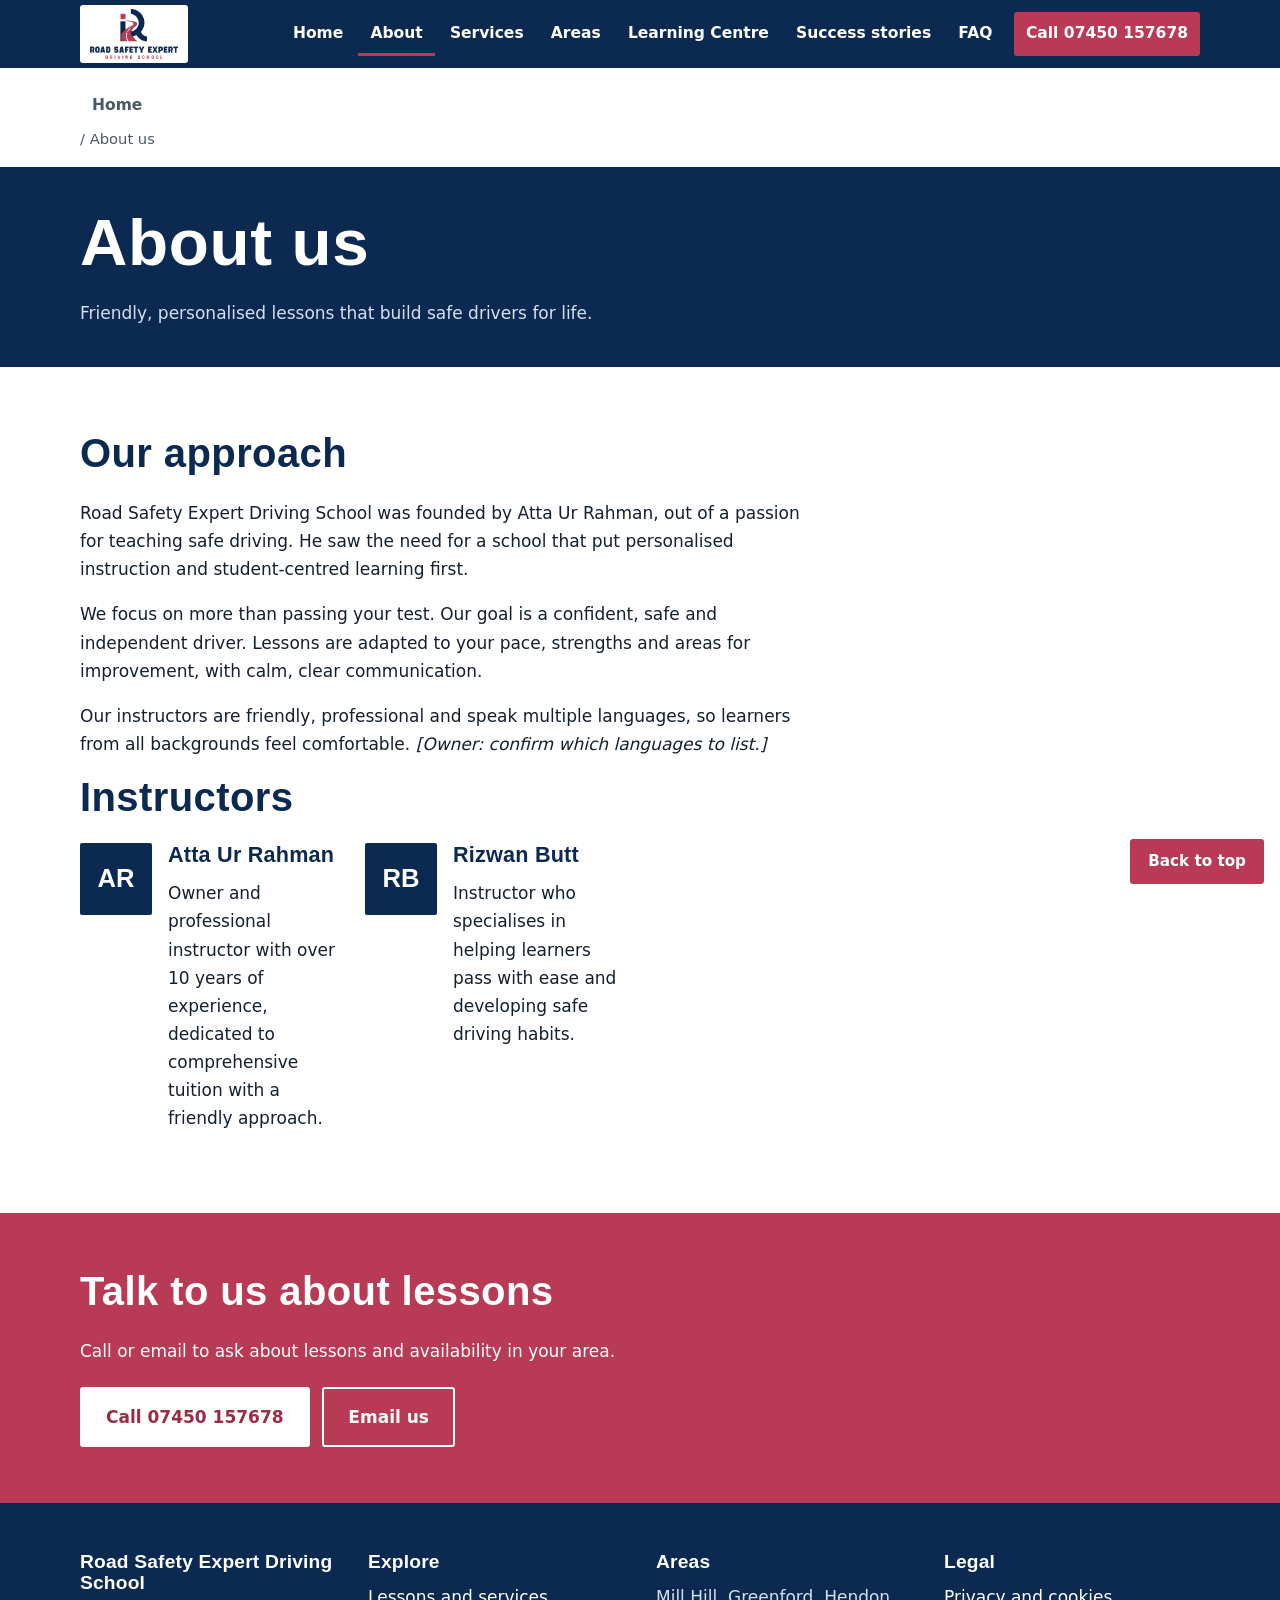
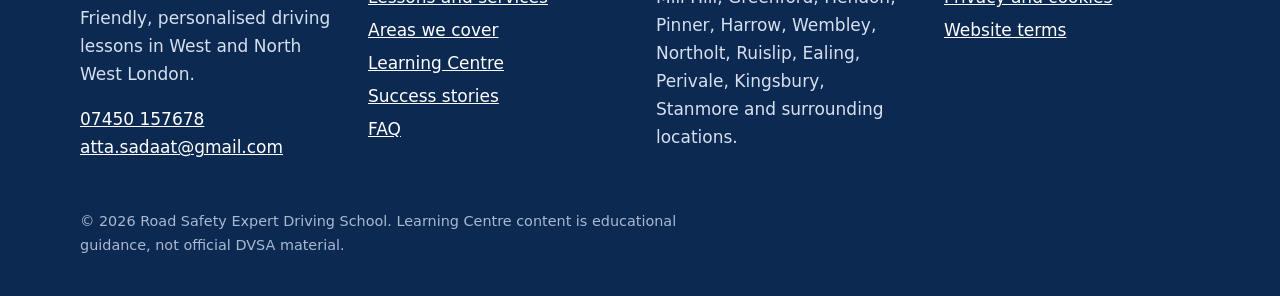
<file: about/index.html>
<!doctype html><html lang="en-GB"><head><meta charset="utf-8"><meta name="viewport" content="width=device-width,initial-scale=1">
<title>About Us | Road Safety Expert Driving School</title><meta name="description" content="Meet Atta Ur Rahman and Rizwan Butt and learn how Road Safety Expert Driving School teaches safe, confident drivers."><link rel="canonical" href="https://www.roadsafetyexpertdrivingschool.co.uk/about/">
<meta property="og:title" content="About Us | Road Safety Expert Driving School"><meta property="og:description" content="Meet Atta Ur Rahman and Rizwan Butt and learn how Road Safety Expert Driving School teaches safe, confident drivers."><meta property="og:type" content="website"><meta property="og:url" content="https://www.roadsafetyexpertdrivingschool.co.uk/about/"><meta property="og:image" content="https://www.roadsafetyexpertdrivingschool.co.uk/assets/images/logo.png">
<meta name="theme-color" content="#0c2951"><link rel="icon" href="../assets/images/logo.png"><link rel="stylesheet" href="../css/style.css">
<script type="application/ld+json">{"@context": "https://schema.org", "@type": "LocalBusiness", "name": "Road Safety Expert Driving School", "url": "https://www.roadsafetyexpertdrivingschool.co.uk", "telephone": "+447450157678", "email": "atta.sadaat@gmail.com", "areaServed": ["Mill Hill", "Greenford", "Hendon", "Pinner", "Harrow", "Wembley", "Northolt", "Ruislip", "Ealing", "Perivale", "Kingsbury", "Stanmore"], "founder": {"@type": "Person", "name": "Atta Ur Rahman"}}</script></head><body>
<a class="skip" href="#main">Skip to content</a>
<header class="site"><div class="wrap"><a class="logo" href="../"><img src="../assets/images/logo.png" alt="Road Safety Expert Driving School home" width="88" height="50"></a>
<button class="menu-btn" aria-expanded="false" aria-controls="nav-list">Menu</button><nav aria-label="Main"><ul id="nav-list"><li><a href="../">Home</a></li><li><a href="../about/" aria-current="page">About</a></li><li><a href="../services/">Services</a></li><li><a href="../areas/">Areas</a></li><li><a href="../learning-centre/">Learning Centre</a></li><li><a href="../success-stories/">Success stories</a></li><li><a href="../faq/">FAQ</a></li><li><a class="call" href="tel:+447450157678">Call 07450 157678</a></li></ul></nav></div></header>
<nav class="crumbs wrap" aria-label="Breadcrumb"><a href="../">Home</a> / <span aria-current="page">About us</span></nav><main id="main"><div class="pagehead"><div class="wrap"><h1>About us</h1><p>Friendly, personalised lessons that build safe drivers for life.</p></div></div><section class="s"><div class="wrap"><h2>Our approach</h2>
<p>Road Safety Expert Driving School was founded by Atta Ur Rahman, out of a passion for teaching safe driving. He saw the need for a school that put personalised instruction and student-centred learning first.</p>
<p>We focus on more than passing your test. Our goal is a confident, safe and independent driver. Lessons are adapted to your pace, strengths and areas for improvement, with calm, clear communication.</p>
<p>Our instructors are friendly, professional and speak multiple languages, so learners from all backgrounds feel comfortable. <em>[Owner: confirm which languages to list.]</em></p>
<h2>Instructors</h2><div class="grid"><div class="person"><div class="avatar" aria-hidden="true">AR</div><div><h3>Atta Ur Rahman</h3><p>Owner and professional instructor with over 10 years of experience, dedicated to comprehensive tuition with a friendly approach.</p></div></div>
<div class="person"><div class="avatar" aria-hidden="true">RB</div><div><h3>Rizwan Butt</h3><p>Instructor who specialises in helping learners pass with ease and developing safe driving habits.</p></div></div></div></div></section><section class="cta"><div class="wrap"><h2>Talk to us about lessons</h2><p>Call or email to ask about lessons and availability in your area.</p><div class="btns"><a class="btn" href="tel:+447450157678">Call 07450 157678</a><a class="btn alt" href="mailto:atta.sadaat@gmail.com?subject=Driving%20lesson%20enquiry">Email us</a></div></div></section></main>
<footer class="site"><div class="wrap"><div class="cols">
<div><h2>Road Safety Expert Driving School</h2><p>Friendly, personalised driving lessons in West and North West London.</p><p><a href="tel:+447450157678">07450 157678</a><br><a href="mailto:atta.sadaat@gmail.com">atta.sadaat@gmail.com</a></p></div>
<div><h2>Explore</h2><ul><li><a href="../services/">Lessons and services</a></li><li><a href="../areas/">Areas we cover</a></li><li><a href="../learning-centre/">Learning Centre</a></li><li><a href="../success-stories/">Success stories</a></li><li><a href="../faq/">FAQ</a></li></ul></div>
<div><h2>Areas</h2><p>Mill Hill, Greenford, Hendon, Pinner, Harrow, Wembley, Northolt, Ruislip, Ealing, Perivale, Kingsbury, Stanmore and surrounding locations.</p></div>
<div><h2>Legal</h2><ul><li><a href="../privacy/">Privacy and cookies</a></li><li><a href="../terms/">Website terms</a></li></ul></div></div>
<p class="small">&copy; 2026 Road Safety Expert Driving School. Learning Centre content is educational guidance, not official DVSA material.</p></div></footer>
<button class="btn sm" id="top" hidden onclick="scrollTo({top:0})" style="position:fixed;right:1rem;bottom:1rem">Back to top</button>
<script src="../js/main.js" defer></script></body></html>
</file>
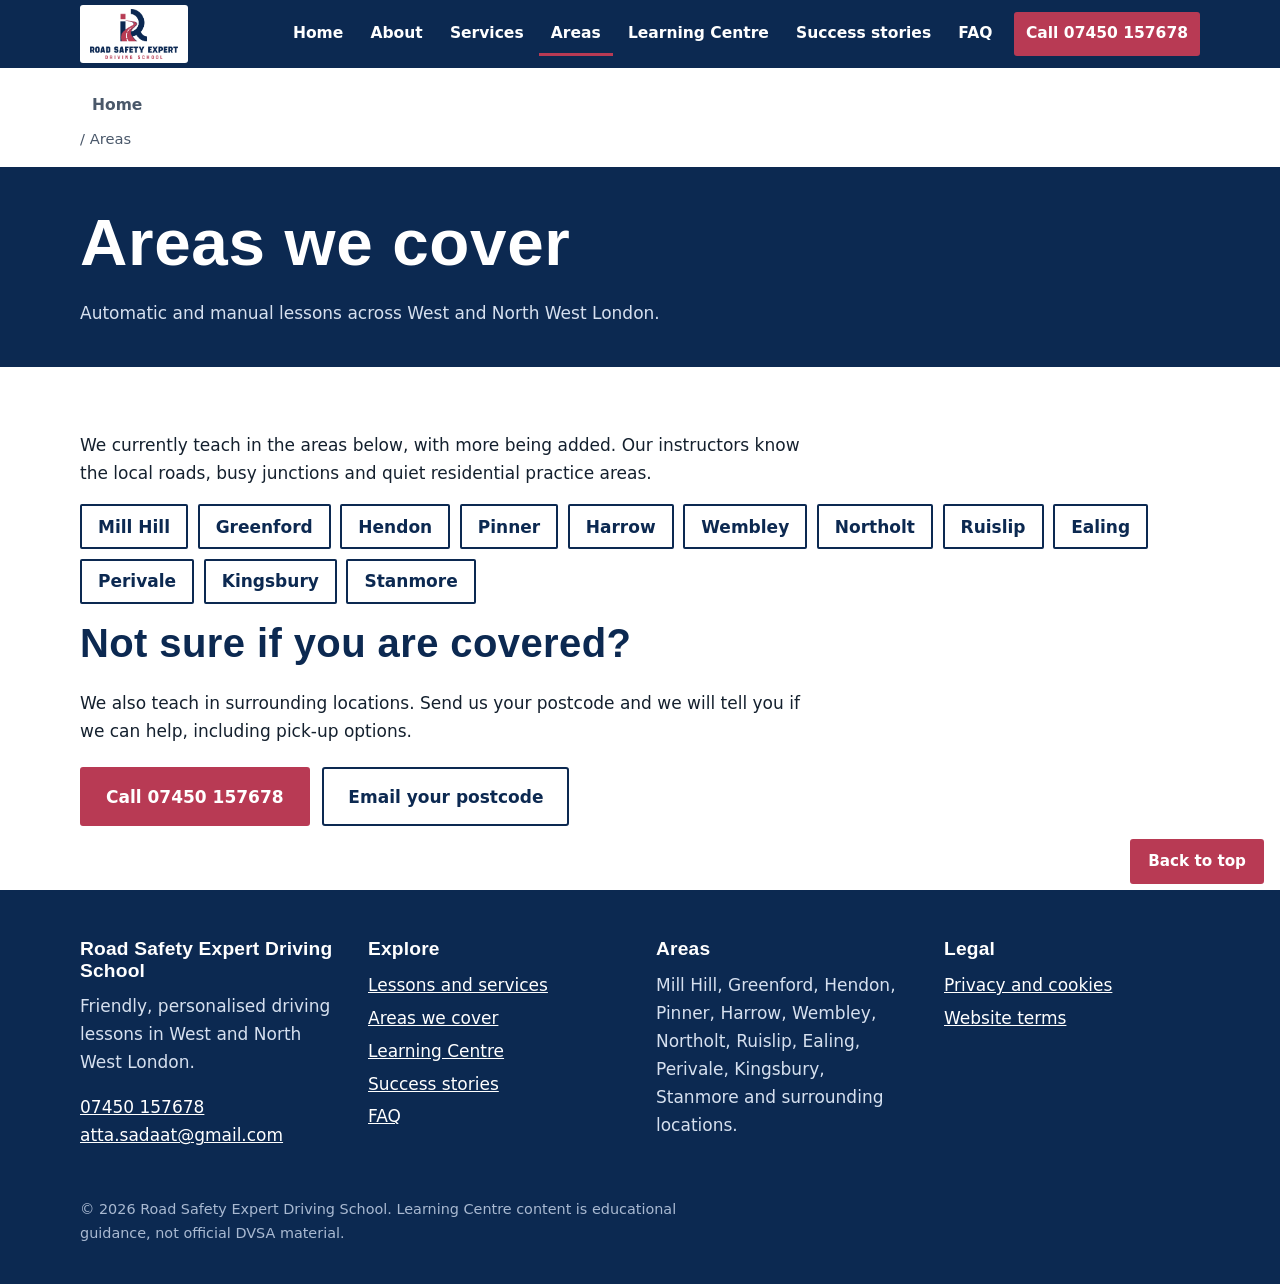
<file: areas/index.html>
<!doctype html><html lang="en-GB"><head><meta charset="utf-8"><meta name="viewport" content="width=device-width,initial-scale=1">
<title>Driving Lessons in Ealing, Harrow, Wembley &amp; More | Areas We Cover</title><meta name="description" content="Driving lessons across West and North West London including Mill Hill, Greenford, Hendon, Pinner, Harrow, Wembley, Northolt, Ruislip, Ealing, Perivale, Kingsbury and Stanmore."><link rel="canonical" href="https://www.roadsafetyexpertdrivingschool.co.uk/areas/">
<meta property="og:title" content="Driving Lessons in Ealing, Harrow, Wembley &amp; More | Areas We Cover"><meta property="og:description" content="Driving lessons across West and North West London including Mill Hill, Greenford, Hendon, Pinner, Harrow, Wembley, Northolt, Ruislip, Ealing, Perivale, Kingsbury and Stanmore."><meta property="og:type" content="website"><meta property="og:url" content="https://www.roadsafetyexpertdrivingschool.co.uk/areas/"><meta property="og:image" content="https://www.roadsafetyexpertdrivingschool.co.uk/assets/images/logo.png">
<meta name="theme-color" content="#0c2951"><link rel="icon" href="../assets/images/logo.png"><link rel="stylesheet" href="../css/style.css">
<script type="application/ld+json">{"@context": "https://schema.org", "@type": "LocalBusiness", "name": "Road Safety Expert Driving School", "url": "https://www.roadsafetyexpertdrivingschool.co.uk", "telephone": "+447450157678", "email": "atta.sadaat@gmail.com", "areaServed": ["Mill Hill", "Greenford", "Hendon", "Pinner", "Harrow", "Wembley", "Northolt", "Ruislip", "Ealing", "Perivale", "Kingsbury", "Stanmore"], "founder": {"@type": "Person", "name": "Atta Ur Rahman"}}</script></head><body>
<a class="skip" href="#main">Skip to content</a>
<header class="site"><div class="wrap"><a class="logo" href="../"><img src="../assets/images/logo.png" alt="Road Safety Expert Driving School home" width="88" height="50"></a>
<button class="menu-btn" aria-expanded="false" aria-controls="nav-list">Menu</button><nav aria-label="Main"><ul id="nav-list"><li><a href="../">Home</a></li><li><a href="../about/">About</a></li><li><a href="../services/">Services</a></li><li><a href="../areas/" aria-current="page">Areas</a></li><li><a href="../learning-centre/">Learning Centre</a></li><li><a href="../success-stories/">Success stories</a></li><li><a href="../faq/">FAQ</a></li><li><a class="call" href="tel:+447450157678">Call 07450 157678</a></li></ul></nav></div></header>
<nav class="crumbs wrap" aria-label="Breadcrumb"><a href="../">Home</a> / <span aria-current="page">Areas</span></nav><main id="main"><div class="pagehead"><div class="wrap"><h1>Areas we cover</h1><p>Automatic and manual lessons across West and North West London.</p></div></div><section class="s"><div class="wrap"><p>We currently teach in the areas below, with more being added. Our instructors know the local roads, busy junctions and quiet residential practice areas.</p><ul class="areas"><li>Mill Hill</li><li>Greenford</li><li>Hendon</li><li>Pinner</li><li>Harrow</li><li>Wembley</li><li>Northolt</li><li>Ruislip</li><li>Ealing</li><li>Perivale</li><li>Kingsbury</li><li>Stanmore</li></ul><h2>Not sure if you are covered?</h2><p>We also teach in surrounding locations. Send us your postcode and we will tell you if we can help, including pick-up options.</p><div class="btns"><a class="btn" href="tel:+447450157678">Call 07450 157678</a><a class="btn alt" href="mailto:atta.sadaat@gmail.com?subject=Postcode%20check">Email your postcode</a></div></div></section></main>
<footer class="site"><div class="wrap"><div class="cols">
<div><h2>Road Safety Expert Driving School</h2><p>Friendly, personalised driving lessons in West and North West London.</p><p><a href="tel:+447450157678">07450 157678</a><br><a href="mailto:atta.sadaat@gmail.com">atta.sadaat@gmail.com</a></p></div>
<div><h2>Explore</h2><ul><li><a href="../services/">Lessons and services</a></li><li><a href="../areas/">Areas we cover</a></li><li><a href="../learning-centre/">Learning Centre</a></li><li><a href="../success-stories/">Success stories</a></li><li><a href="../faq/">FAQ</a></li></ul></div>
<div><h2>Areas</h2><p>Mill Hill, Greenford, Hendon, Pinner, Harrow, Wembley, Northolt, Ruislip, Ealing, Perivale, Kingsbury, Stanmore and surrounding locations.</p></div>
<div><h2>Legal</h2><ul><li><a href="../privacy/">Privacy and cookies</a></li><li><a href="../terms/">Website terms</a></li></ul></div></div>
<p class="small">&copy; 2026 Road Safety Expert Driving School. Learning Centre content is educational guidance, not official DVSA material.</p></div></footer>
<button class="btn sm" id="top" hidden onclick="scrollTo({top:0})" style="position:fixed;right:1rem;bottom:1rem">Back to top</button>
<script src="../js/main.js" defer></script></body></html>
</file>
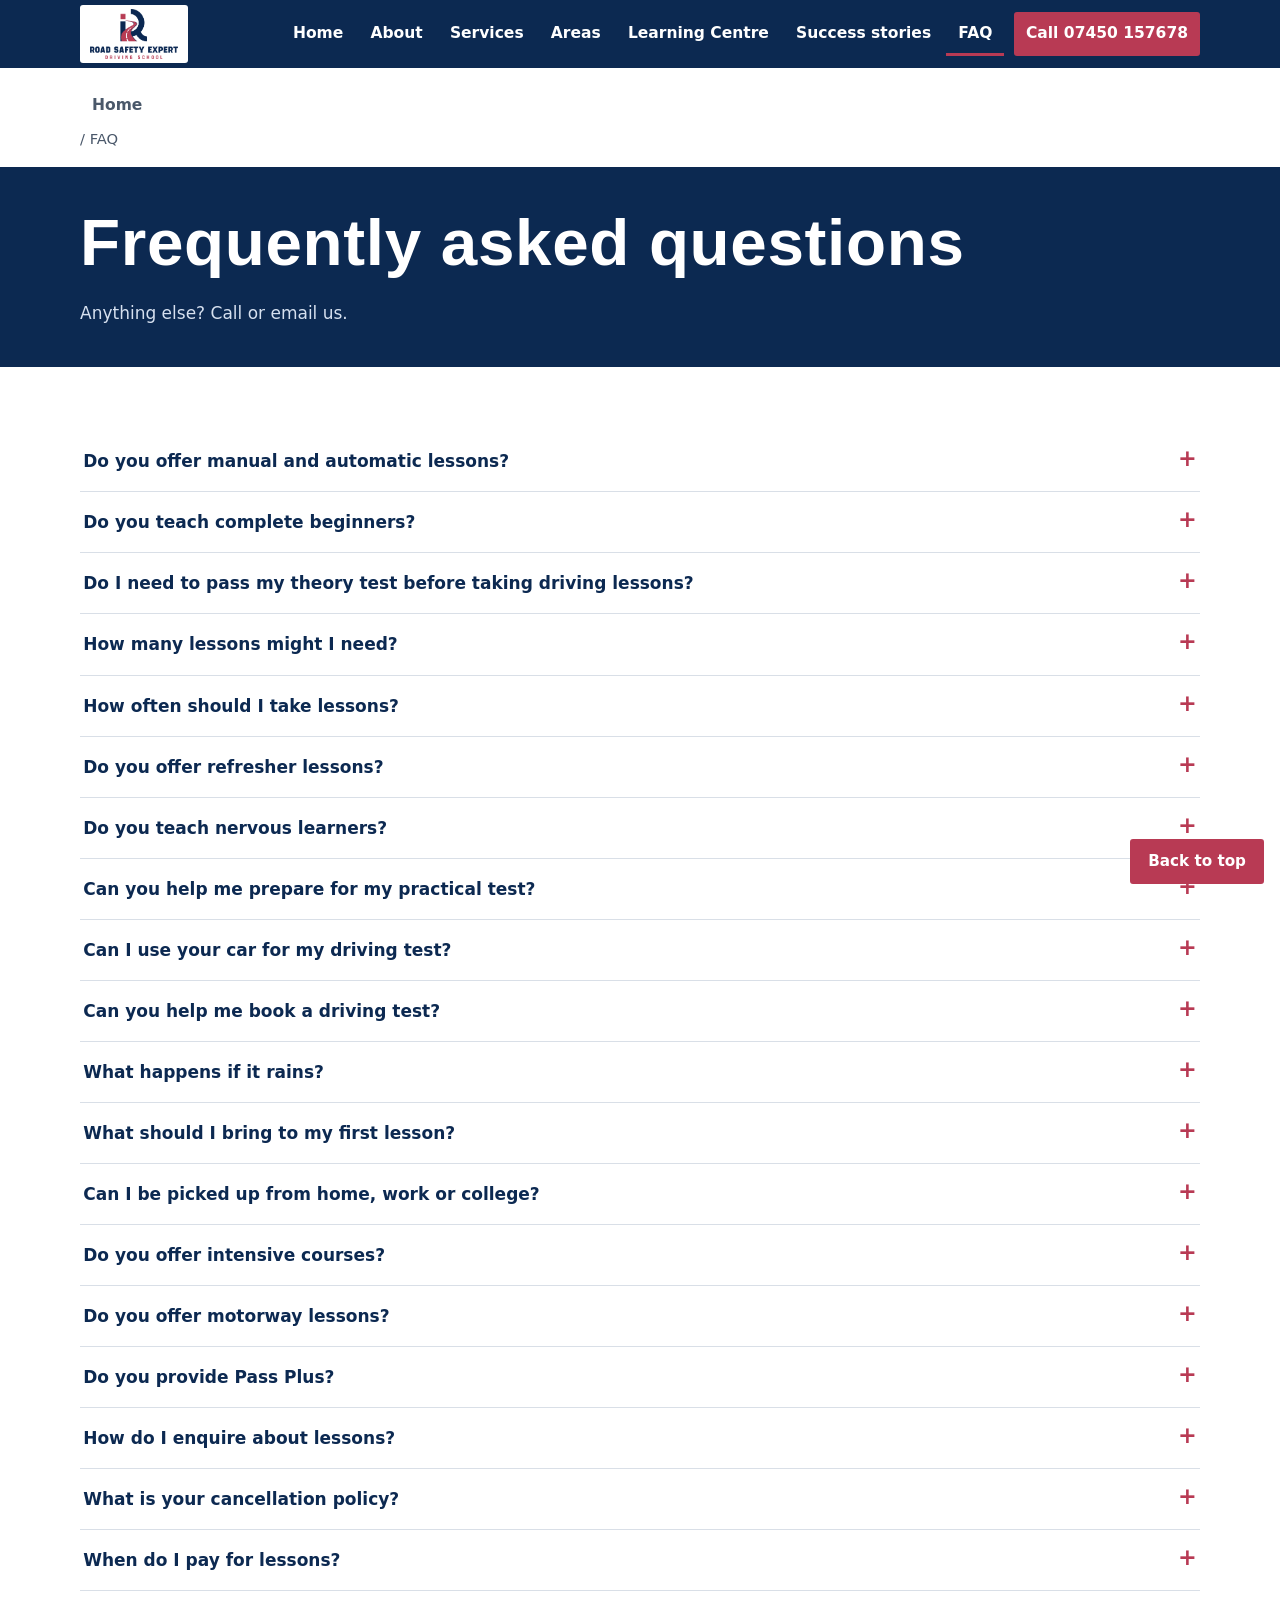
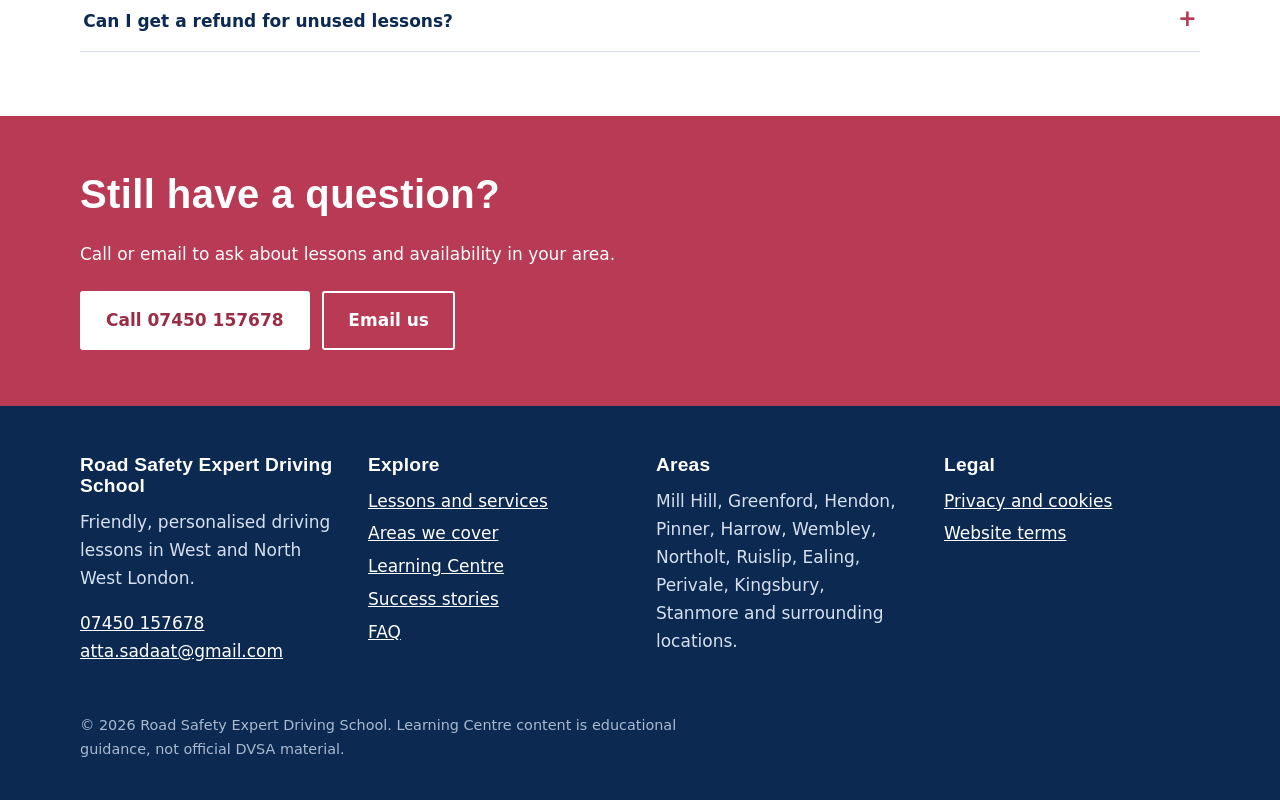
<file: faq/index.html>
<!doctype html><html lang="en-GB"><head><meta charset="utf-8"><meta name="viewport" content="width=device-width,initial-scale=1">
<title>Driving Lesson FAQs | Road Safety Expert Driving School</title><meta name="description" content="Answers to common questions about driving lessons, tests, car hire and booking."><link rel="canonical" href="https://www.roadsafetyexpertdrivingschool.co.uk/faq/">
<meta property="og:title" content="Driving Lesson FAQs | Road Safety Expert Driving School"><meta property="og:description" content="Answers to common questions about driving lessons, tests, car hire and booking."><meta property="og:type" content="website"><meta property="og:url" content="https://www.roadsafetyexpertdrivingschool.co.uk/faq/"><meta property="og:image" content="https://www.roadsafetyexpertdrivingschool.co.uk/assets/images/logo.png">
<meta name="theme-color" content="#0c2951"><link rel="icon" href="../assets/images/logo.png"><link rel="stylesheet" href="../css/style.css">
<script type="application/ld+json">{"@context": "https://schema.org", "@type": "LocalBusiness", "name": "Road Safety Expert Driving School", "url": "https://www.roadsafetyexpertdrivingschool.co.uk", "telephone": "+447450157678", "email": "atta.sadaat@gmail.com", "areaServed": ["Mill Hill", "Greenford", "Hendon", "Pinner", "Harrow", "Wembley", "Northolt", "Ruislip", "Ealing", "Perivale", "Kingsbury", "Stanmore"], "founder": {"@type": "Person", "name": "Atta Ur Rahman"}}</script></head><body>
<a class="skip" href="#main">Skip to content</a>
<header class="site"><div class="wrap"><a class="logo" href="../"><img src="../assets/images/logo.png" alt="Road Safety Expert Driving School home" width="88" height="50"></a>
<button class="menu-btn" aria-expanded="false" aria-controls="nav-list">Menu</button><nav aria-label="Main"><ul id="nav-list"><li><a href="../">Home</a></li><li><a href="../about/">About</a></li><li><a href="../services/">Services</a></li><li><a href="../areas/">Areas</a></li><li><a href="../learning-centre/">Learning Centre</a></li><li><a href="../success-stories/">Success stories</a></li><li><a href="../faq/" aria-current="page">FAQ</a></li><li><a class="call" href="tel:+447450157678">Call 07450 157678</a></li></ul></nav></div></header>
<nav class="crumbs wrap" aria-label="Breadcrumb"><a href="../">Home</a> / <span aria-current="page">FAQ</span></nav><main id="main"><div class="pagehead"><div class="wrap"><h1>Frequently asked questions</h1><p>Anything else? Call or email us.</p></div></div><section class="s"><div class="wrap"><details><summary>Do you offer manual and automatic lessons?</summary><div><p>Yes, we offer both manual and automatic lessons.</p></div></details><details><summary>Do you teach complete beginners?</summary><div><p>Yes. Many of our learners have never driven before. We start with the basics and move at your pace.</p></div></details><details><summary>Do I need to pass my theory test before taking driving lessons?</summary><div><p>No. You need a provisional licence to start lessons, but you do not have to pass the theory test first. You do need to pass it before you can book your practical test.</p></div></details><details><summary>How many lessons might I need?</summary><div><p>It varies from person to person. It depends on your starting point, how often you practise and how confident you feel. Your instructor will give you an honest view as you progress.</p></div></details><details><summary>How often should I take lessons?</summary><div><p>Regular lessons help you remember what you have learned. Many learners find one or two a week works well. We can discuss what suits your schedule.</p></div></details><details><summary>Do you offer refresher lessons?</summary><div><p>Yes. See our services page, or contact us to talk about what you need.</p></div></details><details><summary>Do you teach nervous learners?</summary><div><p>Yes. We aim for calm, stress-free lessons with clear communication.</p></div></details><details><summary>Can you help me prepare for my practical test?</summary><div><p>Yes. We offer test preparation and mock driving tests, and our Learning Centre explains how the test works.</p></div></details><details><summary>Can I use your car for my driving test?</summary><div><p>Yes, test day car hire is available, including a pre-test warm-up. Contact us to confirm availability and cost.</p></div></details><details><summary>Can you help me book a driving test?</summary><div><p>Yes, contact us and we can discuss how we can help with test bookings.</p></div></details><details><summary>What happens if it rains?</summary><div><p>Lessons normally go ahead in rain, and learning to drive in different weather is useful. Contact your instructor if you have concerns about severe weather.</p></div></details><details><summary>What should I bring to my first lesson?</summary><div><p>Bring your provisional driving licence. If you wear glasses or contact lenses to drive, bring them too. Contact us if you are unsure about anything else.</p></div></details><details><summary>Can I be picked up from home, work or college?</summary><div><p>Pick-up arrangements depend on the area and availability. Contact us with your postcode and we will confirm.</p></div></details><details><summary>Do you offer intensive courses?</summary><div><p>Contact us to ask about availability and what we can arrange.</p></div></details><details><summary>Do you offer motorway lessons?</summary><div><p>Contact us to ask about motorway tuition. Learners may use motorways only with an approved driving instructor in a car with dual controls.</p></div></details><details><summary>Do you provide Pass Plus?</summary><div><p>Yes, Pass Plus training is available for new drivers who want more experience.</p></div></details><details><summary>How do I enquire about lessons?</summary><div><p>Call 07450 157678 or email atta.sadaat@gmail.com. Tell us your postcode and whether you want manual or automatic.</p></div></details><details><summary>What is your cancellation policy?</summary><div><p>Please contact the school to confirm the current cancellation terms before booking. [Owner: add policy here.]</p></div></details><details><summary>When do I pay for lessons?</summary><div><p>Please contact the school to confirm payment arrangements. [Owner: add details here.]</p></div></details><details><summary>Can I get a refund for unused lessons?</summary><div><p>Please contact the school to confirm the refund policy. [Owner: add policy here.]</p></div></details></div></section><section class="cta"><div class="wrap"><h2>Still have a question?</h2><p>Call or email to ask about lessons and availability in your area.</p><div class="btns"><a class="btn" href="tel:+447450157678">Call 07450 157678</a><a class="btn alt" href="mailto:atta.sadaat@gmail.com?subject=Driving%20lesson%20enquiry">Email us</a></div></div></section></main>
<footer class="site"><div class="wrap"><div class="cols">
<div><h2>Road Safety Expert Driving School</h2><p>Friendly, personalised driving lessons in West and North West London.</p><p><a href="tel:+447450157678">07450 157678</a><br><a href="mailto:atta.sadaat@gmail.com">atta.sadaat@gmail.com</a></p></div>
<div><h2>Explore</h2><ul><li><a href="../services/">Lessons and services</a></li><li><a href="../areas/">Areas we cover</a></li><li><a href="../learning-centre/">Learning Centre</a></li><li><a href="../success-stories/">Success stories</a></li><li><a href="../faq/">FAQ</a></li></ul></div>
<div><h2>Areas</h2><p>Mill Hill, Greenford, Hendon, Pinner, Harrow, Wembley, Northolt, Ruislip, Ealing, Perivale, Kingsbury, Stanmore and surrounding locations.</p></div>
<div><h2>Legal</h2><ul><li><a href="../privacy/">Privacy and cookies</a></li><li><a href="../terms/">Website terms</a></li></ul></div></div>
<p class="small">&copy; 2026 Road Safety Expert Driving School. Learning Centre content is educational guidance, not official DVSA material.</p></div></footer>
<button class="btn sm" id="top" hidden onclick="scrollTo({top:0})" style="position:fixed;right:1rem;bottom:1rem">Back to top</button>
<script src="../js/main.js" defer></script></body></html>
</file>
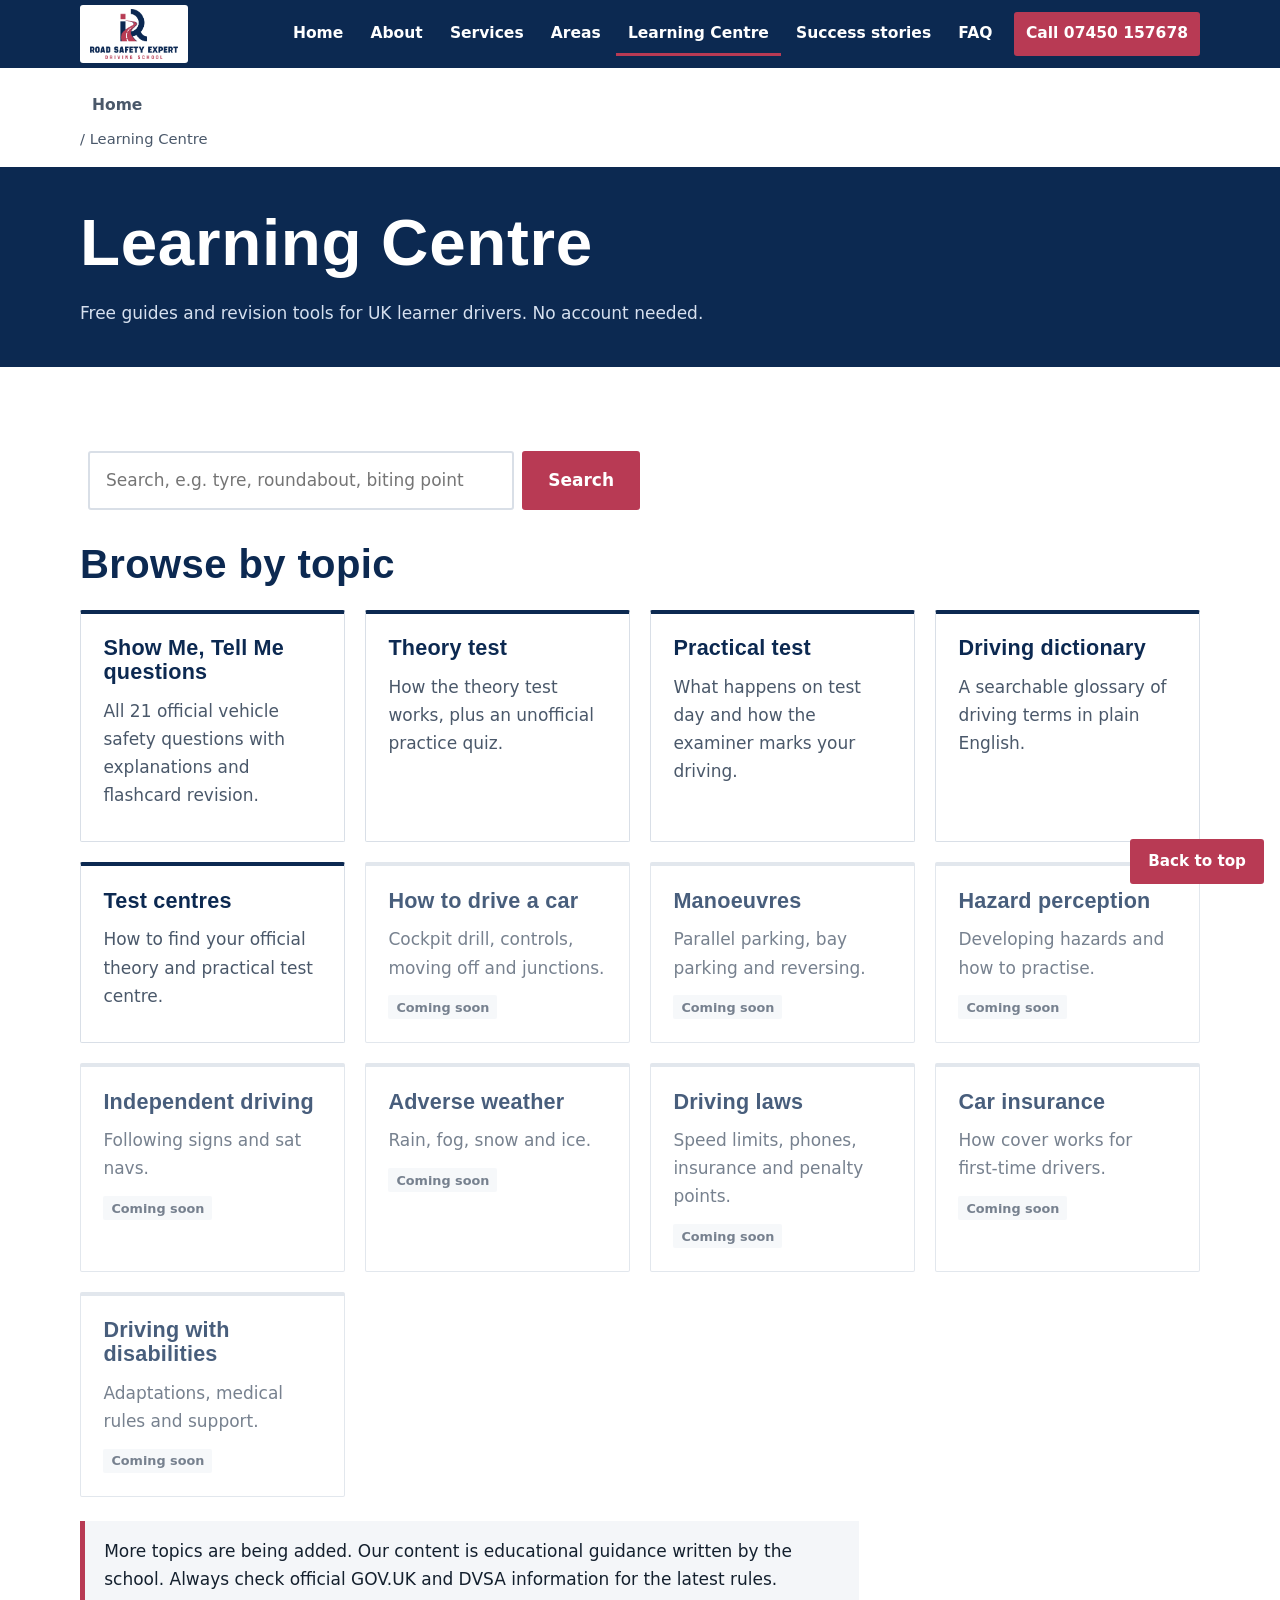
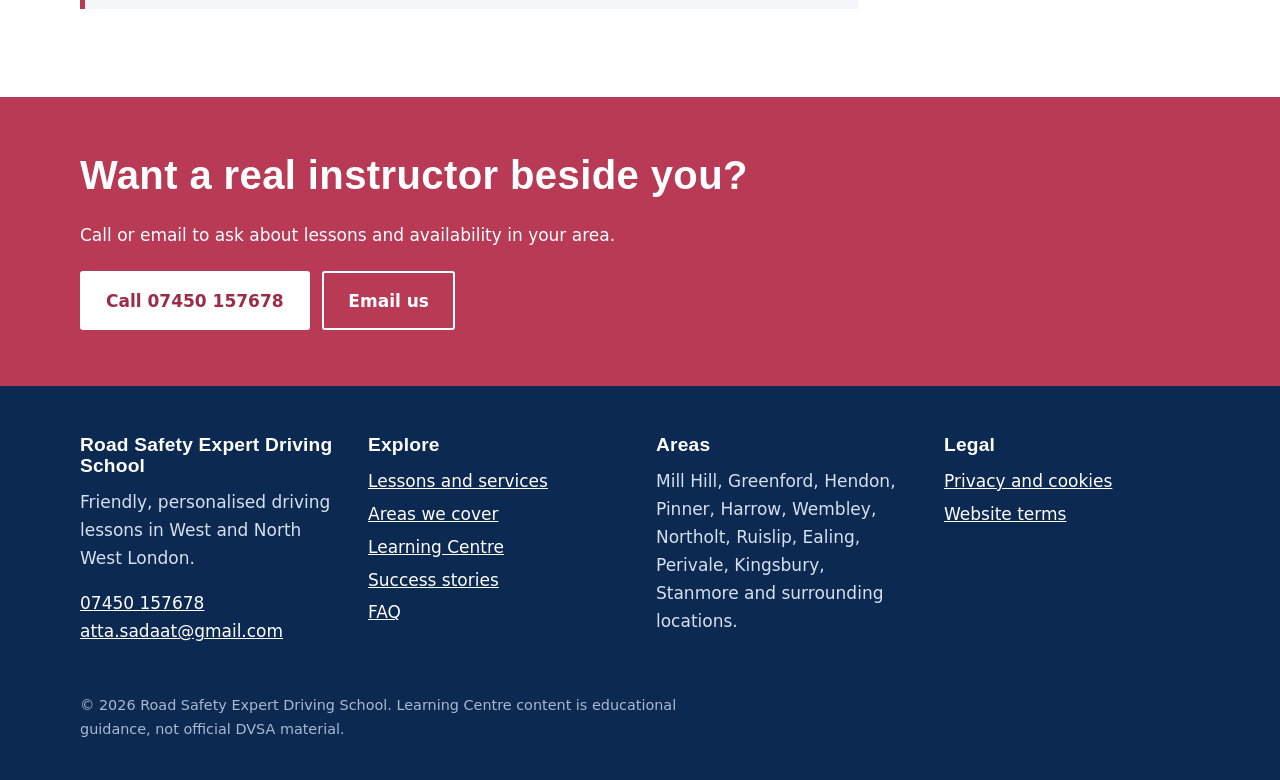
<file: learning-centre/index.html>
<!doctype html><html lang="en-GB"><head><meta charset="utf-8"><meta name="viewport" content="width=device-width,initial-scale=1">
<title>Free Learning Centre for Learner Drivers | Road Safety Expert</title><meta name="description" content="Free guides, Show Me Tell Me flashcards, a theory practice quiz and a driving dictionary."><link rel="canonical" href="https://www.roadsafetyexpertdrivingschool.co.uk/learning-centre/">
<meta property="og:title" content="Free Learning Centre for Learner Drivers | Road Safety Expert"><meta property="og:description" content="Free guides, Show Me Tell Me flashcards, a theory practice quiz and a driving dictionary."><meta property="og:type" content="website"><meta property="og:url" content="https://www.roadsafetyexpertdrivingschool.co.uk/learning-centre/"><meta property="og:image" content="https://www.roadsafetyexpertdrivingschool.co.uk/assets/images/logo.png">
<meta name="theme-color" content="#0c2951"><link rel="icon" href="../assets/images/logo.png"><link rel="stylesheet" href="../css/style.css">
<script type="application/ld+json">{"@context": "https://schema.org", "@type": "LocalBusiness", "name": "Road Safety Expert Driving School", "url": "https://www.roadsafetyexpertdrivingschool.co.uk", "telephone": "+447450157678", "email": "atta.sadaat@gmail.com", "areaServed": ["Mill Hill", "Greenford", "Hendon", "Pinner", "Harrow", "Wembley", "Northolt", "Ruislip", "Ealing", "Perivale", "Kingsbury", "Stanmore"], "founder": {"@type": "Person", "name": "Atta Ur Rahman"}}</script></head><body>
<a class="skip" href="#main">Skip to content</a>
<header class="site"><div class="wrap"><a class="logo" href="../"><img src="../assets/images/logo.png" alt="Road Safety Expert Driving School home" width="88" height="50"></a>
<button class="menu-btn" aria-expanded="false" aria-controls="nav-list">Menu</button><nav aria-label="Main"><ul id="nav-list"><li><a href="../">Home</a></li><li><a href="../about/">About</a></li><li><a href="../services/">Services</a></li><li><a href="../areas/">Areas</a></li><li><a href="../learning-centre/" aria-current="page">Learning Centre</a></li><li><a href="../success-stories/">Success stories</a></li><li><a href="../faq/">FAQ</a></li><li><a class="call" href="tel:+447450157678">Call 07450 157678</a></li></ul></nav></div></header>
<nav class="crumbs wrap" aria-label="Breadcrumb"><a href="../">Home</a> / <span aria-current="page">Learning Centre</span></nav><main id="main"><div class="pagehead"><div class="wrap"><h1>Learning Centre</h1><p>Free guides and revision tools for UK learner drivers. No account needed.</p></div></div><section class="s"><div class="wrap"><form id="lc-form" role="search" class="search"><label for="lc-search" class="skip" style="position:static;width:0;height:0;overflow:hidden;padding:0">Search</label><input id="lc-search" type="search" placeholder="Search, e.g. tyre, roundabout, biting point" autocomplete="off"><button class="btn" type="submit">Search</button></form>
<p id="result-status" aria-live="polite" style="margin-top:1rem"></p><ul id="results"></ul>
<h2 style="margin-top:2rem">Browse by topic</h2><div class="grid"><a class="card" href="show-me-tell-me/"><h3>Show Me, Tell Me questions</h3><p>All 21 official vehicle safety questions with explanations and flashcard revision.</p></a><a class="card" href="theory-test/"><h3>Theory test</h3><p>How the theory test works, plus an unofficial practice quiz.</p></a><a class="card" href="practical-test/"><h3>Practical test</h3><p>What happens on test day and how the examiner marks your driving.</p></a><a class="card" href="driving-dictionary/"><h3>Driving dictionary</h3><p>A searchable glossary of driving terms in plain English.</p></a><a class="card" href="test-centres/"><h3>Test centres</h3><p>How to find your official theory and practical test centre.</p></a><div class="card soon"><h3>How to drive a car</h3><p>Cockpit drill, controls, moving off and junctions.</p><span class="tag">Coming soon</span></div><div class="card soon"><h3>Manoeuvres</h3><p>Parallel parking, bay parking and reversing.</p><span class="tag">Coming soon</span></div><div class="card soon"><h3>Hazard perception</h3><p>Developing hazards and how to practise.</p><span class="tag">Coming soon</span></div><div class="card soon"><h3>Independent driving</h3><p>Following signs and sat navs.</p><span class="tag">Coming soon</span></div><div class="card soon"><h3>Adverse weather</h3><p>Rain, fog, snow and ice.</p><span class="tag">Coming soon</span></div><div class="card soon"><h3>Driving laws</h3><p>Speed limits, phones, insurance and penalty points.</p><span class="tag">Coming soon</span></div><div class="card soon"><h3>Car insurance</h3><p>How cover works for first-time drivers.</p><span class="tag">Coming soon</span></div><div class="card soon"><h3>Driving with disabilities</h3><p>Adaptations, medical rules and support.</p><span class="tag">Coming soon</span></div></div>
<div class="note"><p>More topics are being added. Our content is educational guidance written by the school. Always check official GOV.UK and DVSA information for the latest rules.</p></div></div></section><section class="cta"><div class="wrap"><h2>Want a real instructor beside you?</h2><p>Call or email to ask about lessons and availability in your area.</p><div class="btns"><a class="btn" href="tel:+447450157678">Call 07450 157678</a><a class="btn alt" href="mailto:atta.sadaat@gmail.com?subject=Driving%20lesson%20enquiry">Email us</a></div></div></section></main>
<footer class="site"><div class="wrap"><div class="cols">
<div><h2>Road Safety Expert Driving School</h2><p>Friendly, personalised driving lessons in West and North West London.</p><p><a href="tel:+447450157678">07450 157678</a><br><a href="mailto:atta.sadaat@gmail.com">atta.sadaat@gmail.com</a></p></div>
<div><h2>Explore</h2><ul><li><a href="../services/">Lessons and services</a></li><li><a href="../areas/">Areas we cover</a></li><li><a href="../learning-centre/">Learning Centre</a></li><li><a href="../success-stories/">Success stories</a></li><li><a href="../faq/">FAQ</a></li></ul></div>
<div><h2>Areas</h2><p>Mill Hill, Greenford, Hendon, Pinner, Harrow, Wembley, Northolt, Ruislip, Ealing, Perivale, Kingsbury, Stanmore and surrounding locations.</p></div>
<div><h2>Legal</h2><ul><li><a href="../privacy/">Privacy and cookies</a></li><li><a href="../terms/">Website terms</a></li></ul></div></div>
<p class="small">&copy; 2026 Road Safety Expert Driving School. Learning Centre content is educational guidance, not official DVSA material.</p></div></footer>
<button class="btn sm" id="top" hidden onclick="scrollTo({top:0})" style="position:fixed;right:1rem;bottom:1rem">Back to top</button>
<script src="../js/main.js" defer></script><script>var SITE_BASE="../";</script><script src="../js/search-index.js"></script></body></html>
</file>
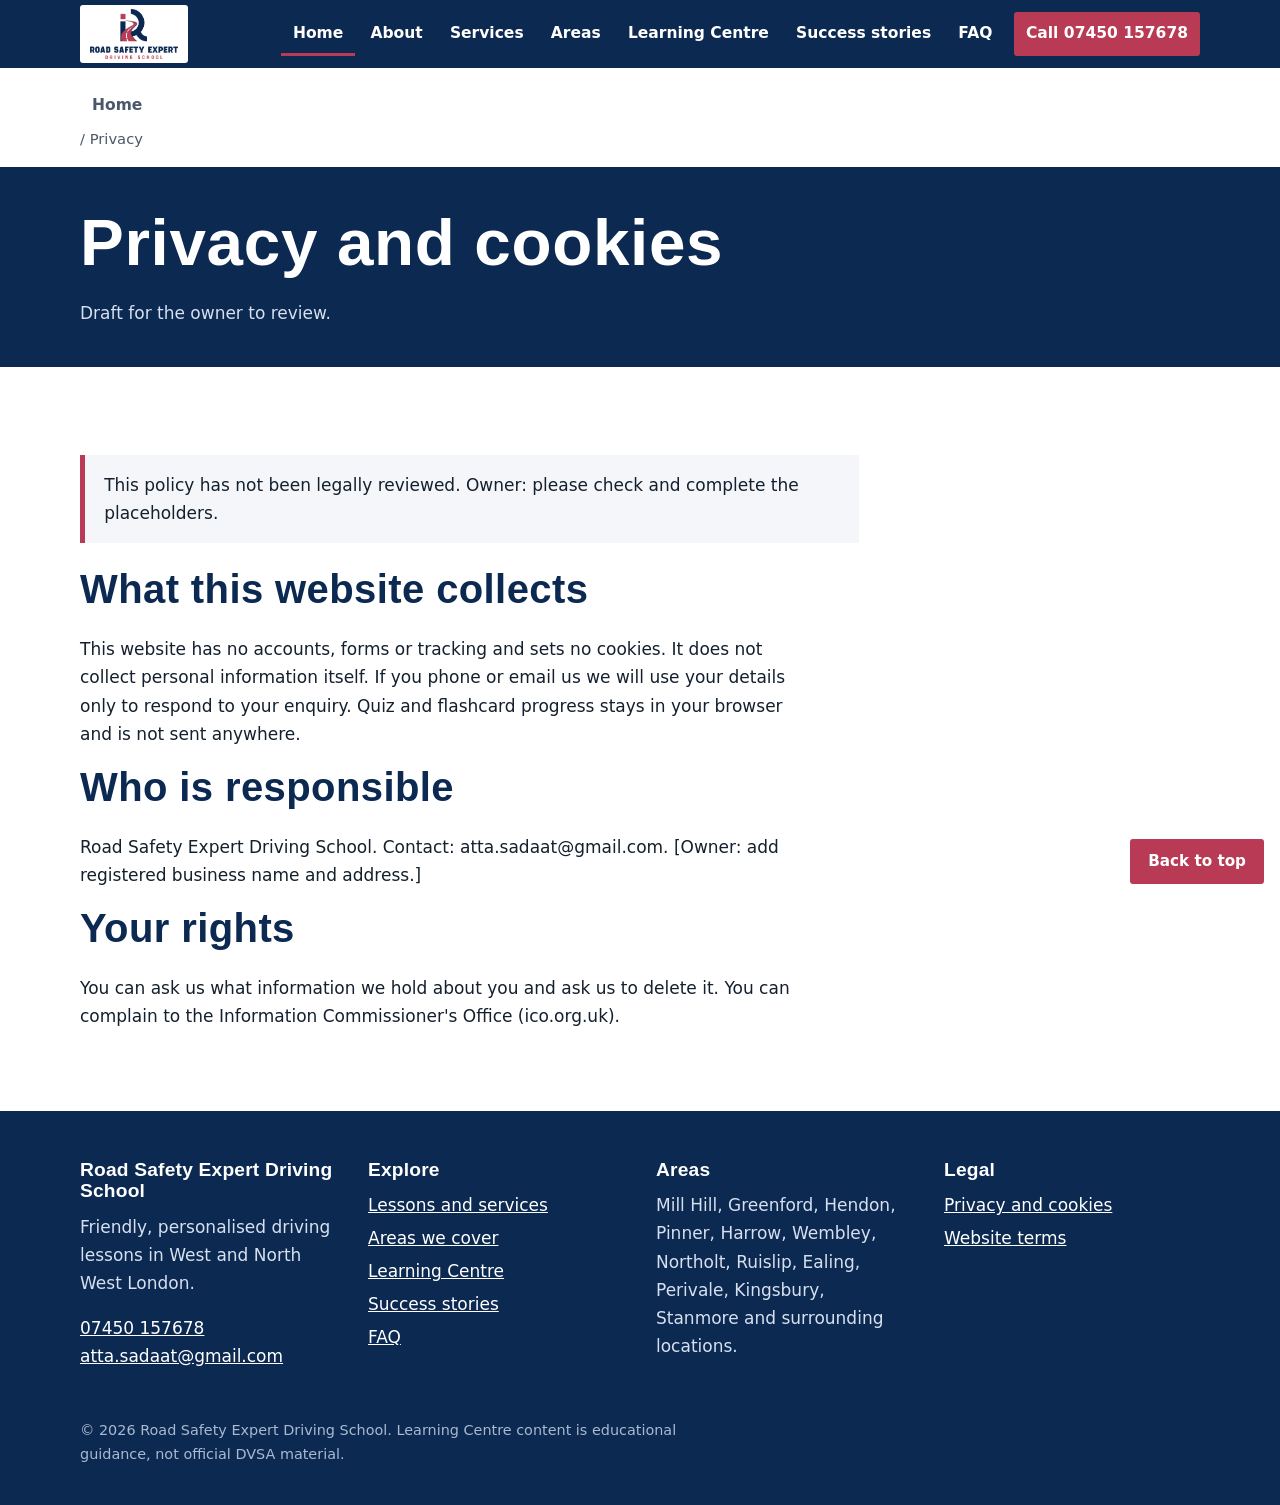
<file: privacy/index.html>
<!doctype html><html lang="en-GB"><head><meta charset="utf-8"><meta name="viewport" content="width=device-width,initial-scale=1">
<title>Privacy and Cookies | Road Safety Expert Driving School</title><meta name="description" content="How this website handles your information."><link rel="canonical" href="https://www.roadsafetyexpertdrivingschool.co.uk/privacy/">
<meta property="og:title" content="Privacy and Cookies | Road Safety Expert Driving School"><meta property="og:description" content="How this website handles your information."><meta property="og:type" content="website"><meta property="og:url" content="https://www.roadsafetyexpertdrivingschool.co.uk/privacy/"><meta property="og:image" content="https://www.roadsafetyexpertdrivingschool.co.uk/assets/images/logo.png">
<meta name="theme-color" content="#0c2951"><link rel="icon" href="../assets/images/logo.png"><link rel="stylesheet" href="../css/style.css">
<script type="application/ld+json">{"@context": "https://schema.org", "@type": "LocalBusiness", "name": "Road Safety Expert Driving School", "url": "https://www.roadsafetyexpertdrivingschool.co.uk", "telephone": "+447450157678", "email": "atta.sadaat@gmail.com", "areaServed": ["Mill Hill", "Greenford", "Hendon", "Pinner", "Harrow", "Wembley", "Northolt", "Ruislip", "Ealing", "Perivale", "Kingsbury", "Stanmore"], "founder": {"@type": "Person", "name": "Atta Ur Rahman"}}</script></head><body>
<a class="skip" href="#main">Skip to content</a>
<header class="site"><div class="wrap"><a class="logo" href="../"><img src="../assets/images/logo.png" alt="Road Safety Expert Driving School home" width="88" height="50"></a>
<button class="menu-btn" aria-expanded="false" aria-controls="nav-list">Menu</button><nav aria-label="Main"><ul id="nav-list"><li><a href="../" aria-current="page">Home</a></li><li><a href="../about/">About</a></li><li><a href="../services/">Services</a></li><li><a href="../areas/">Areas</a></li><li><a href="../learning-centre/">Learning Centre</a></li><li><a href="../success-stories/">Success stories</a></li><li><a href="../faq/">FAQ</a></li><li><a class="call" href="tel:+447450157678">Call 07450 157678</a></li></ul></nav></div></header>
<nav class="crumbs wrap" aria-label="Breadcrumb"><a href="../">Home</a> / <span aria-current="page">Privacy</span></nav><main id="main"><div class="pagehead"><div class="wrap"><h1>Privacy and cookies</h1><p>Draft for the owner to review.</p></div></div><section class="s"><div class="wrap"><div class="note"><p>This policy has not been legally reviewed. Owner: please check and complete the placeholders.</p></div>
<h2>What this website collects</h2><p>This website has no accounts, forms or tracking and sets no cookies. It does not collect personal information itself. If you phone or email us we will use your details only to respond to your enquiry. Quiz and flashcard progress stays in your browser and is not sent anywhere.</p>
<h2>Who is responsible</h2><p>Road Safety Expert Driving School. Contact: atta.sadaat@gmail.com. [Owner: add registered business name and address.]</p><h2>Your rights</h2><p>You can ask us what information we hold about you and ask us to delete it. You can complain to the Information Commissioner's Office (ico.org.uk).</p></div></section></main>
<footer class="site"><div class="wrap"><div class="cols">
<div><h2>Road Safety Expert Driving School</h2><p>Friendly, personalised driving lessons in West and North West London.</p><p><a href="tel:+447450157678">07450 157678</a><br><a href="mailto:atta.sadaat@gmail.com">atta.sadaat@gmail.com</a></p></div>
<div><h2>Explore</h2><ul><li><a href="../services/">Lessons and services</a></li><li><a href="../areas/">Areas we cover</a></li><li><a href="../learning-centre/">Learning Centre</a></li><li><a href="../success-stories/">Success stories</a></li><li><a href="../faq/">FAQ</a></li></ul></div>
<div><h2>Areas</h2><p>Mill Hill, Greenford, Hendon, Pinner, Harrow, Wembley, Northolt, Ruislip, Ealing, Perivale, Kingsbury, Stanmore and surrounding locations.</p></div>
<div><h2>Legal</h2><ul><li><a href="../privacy/">Privacy and cookies</a></li><li><a href="../terms/">Website terms</a></li></ul></div></div>
<p class="small">&copy; 2026 Road Safety Expert Driving School. Learning Centre content is educational guidance, not official DVSA material.</p></div></footer>
<button class="btn sm" id="top" hidden onclick="scrollTo({top:0})" style="position:fixed;right:1rem;bottom:1rem">Back to top</button>
<script src="../js/main.js" defer></script></body></html>
</file>
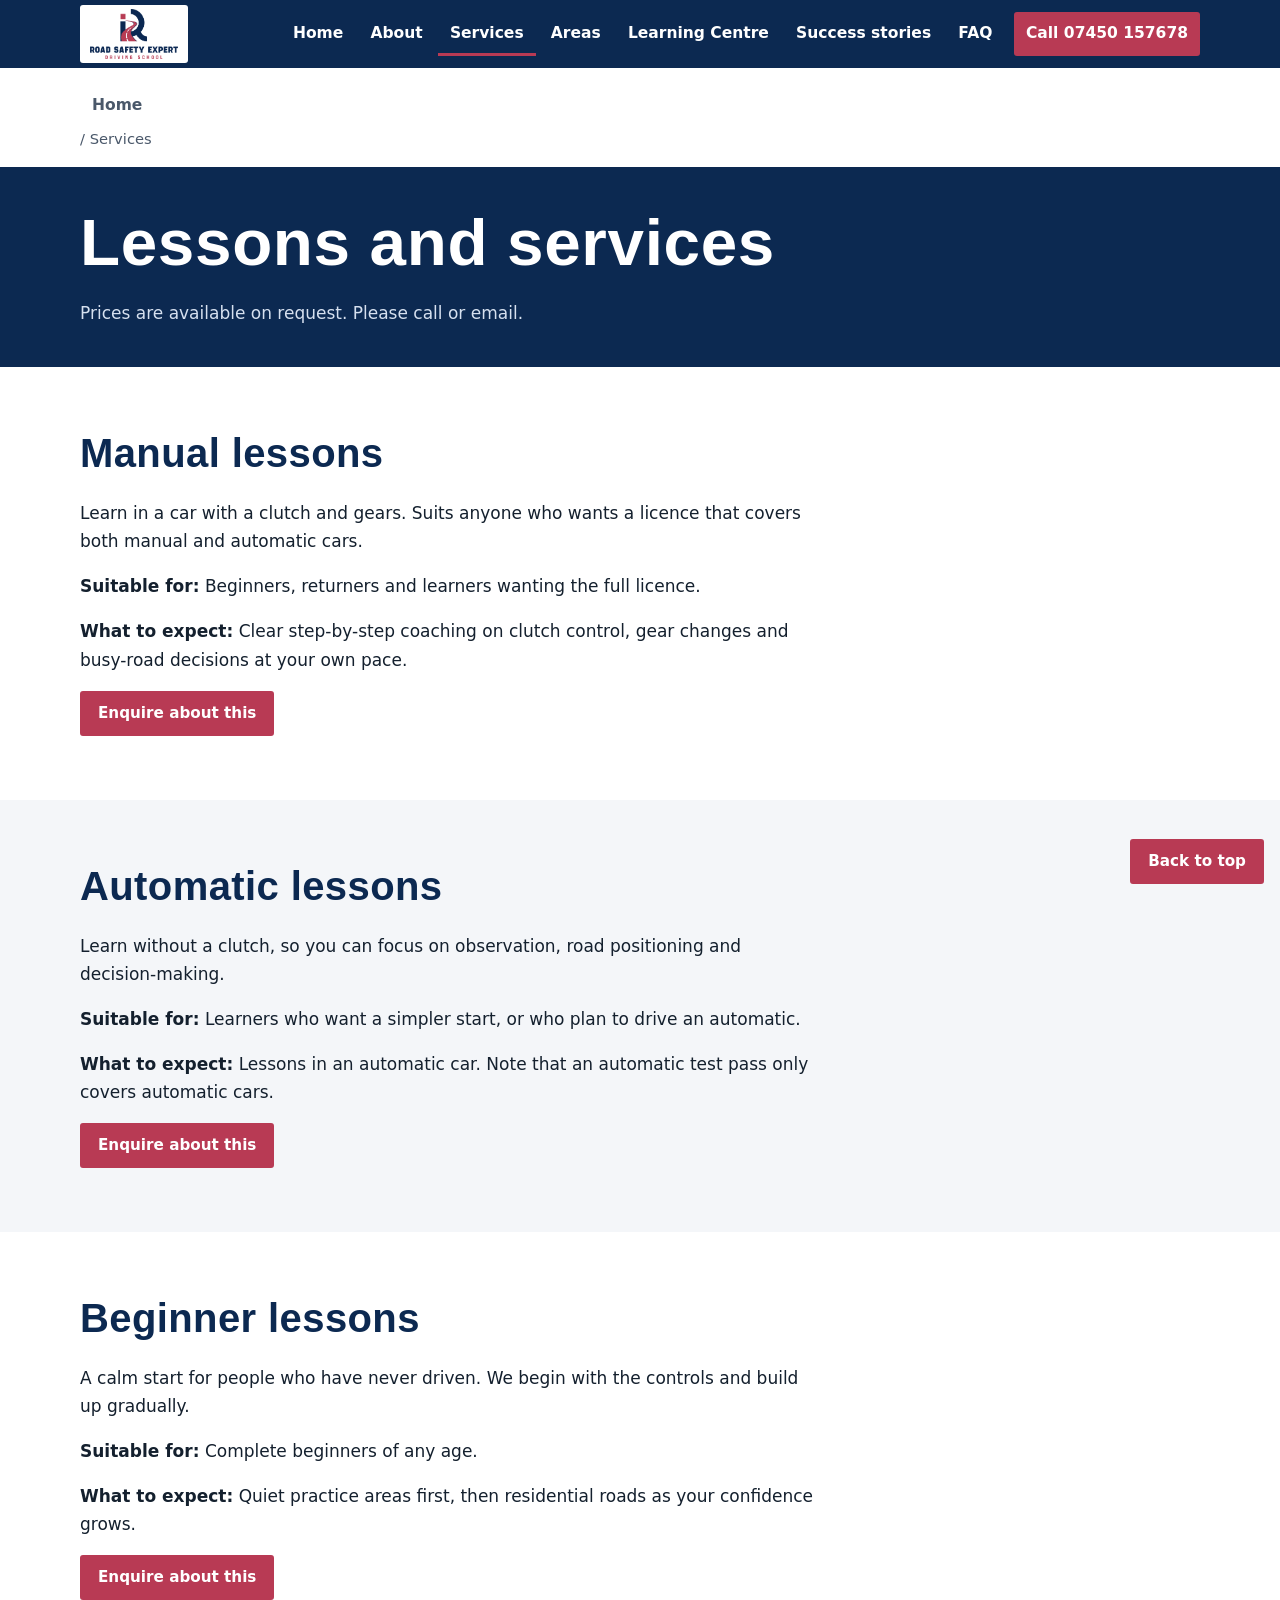
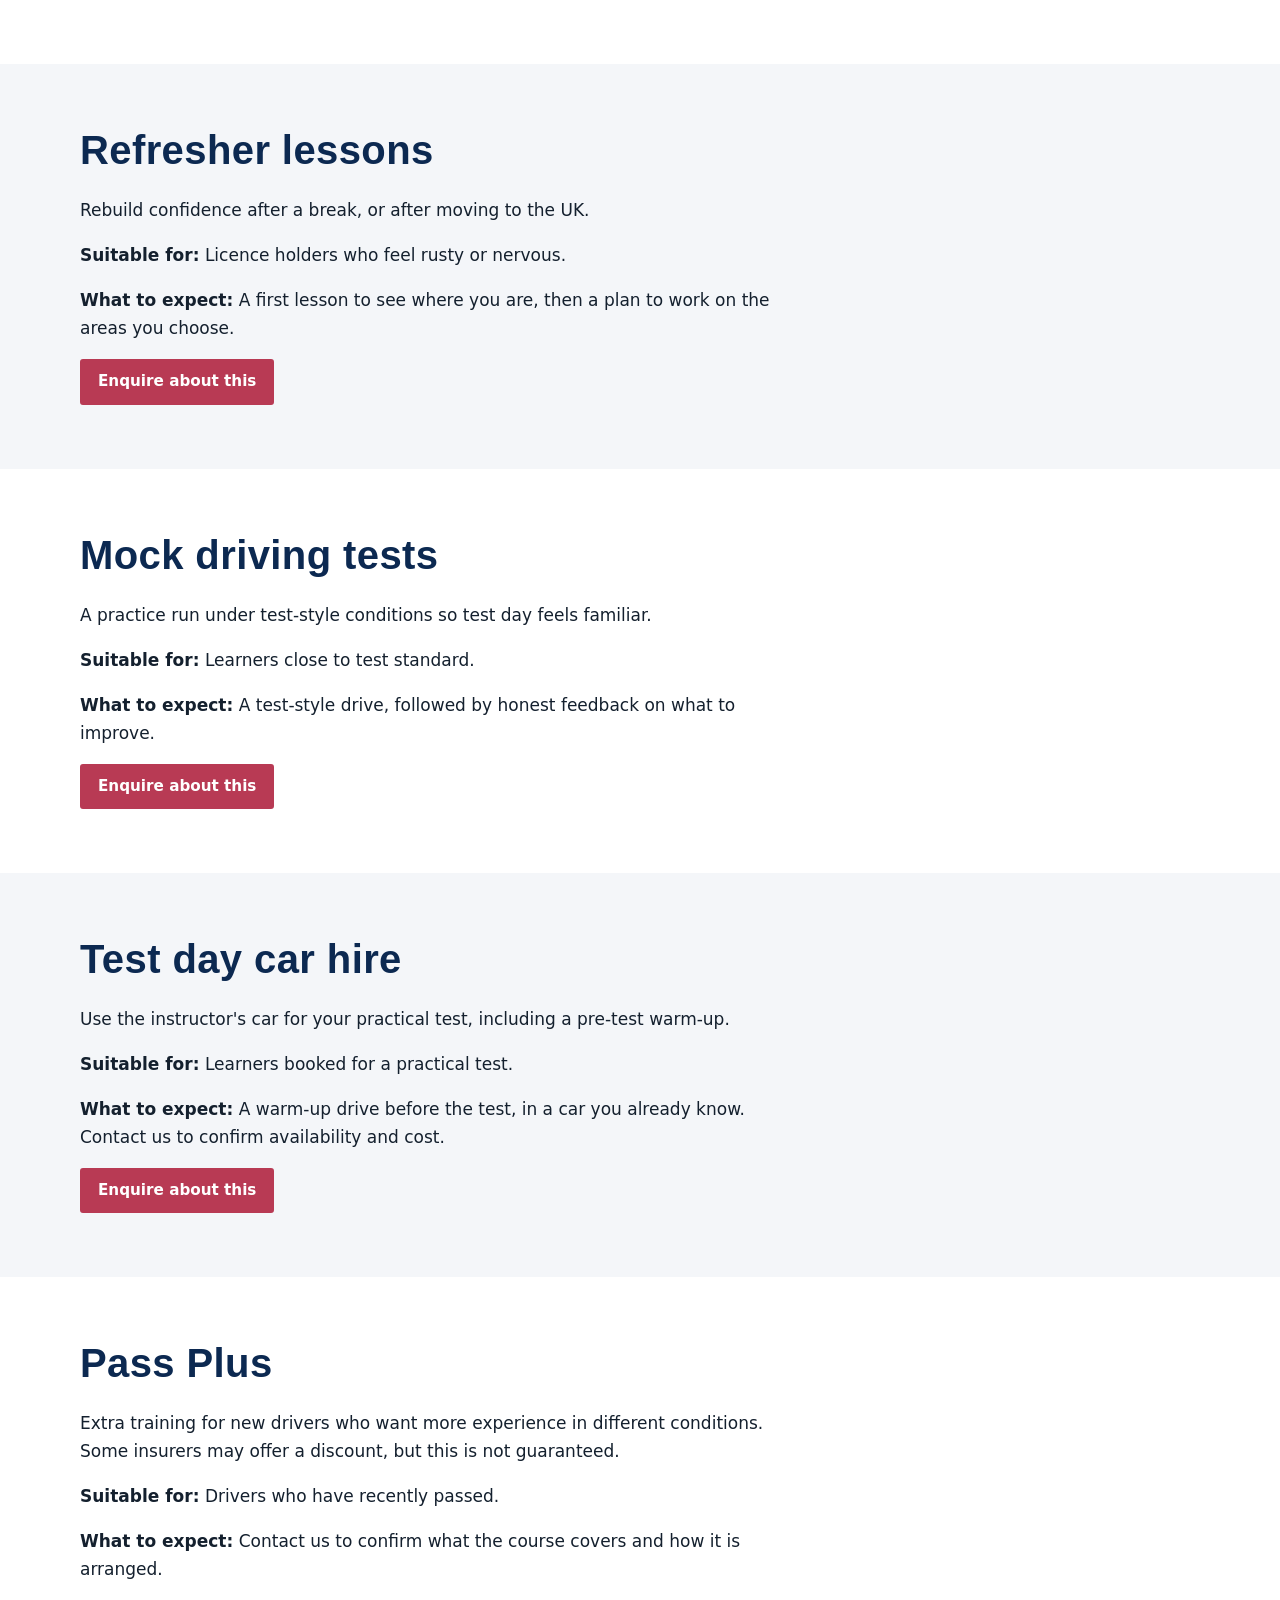
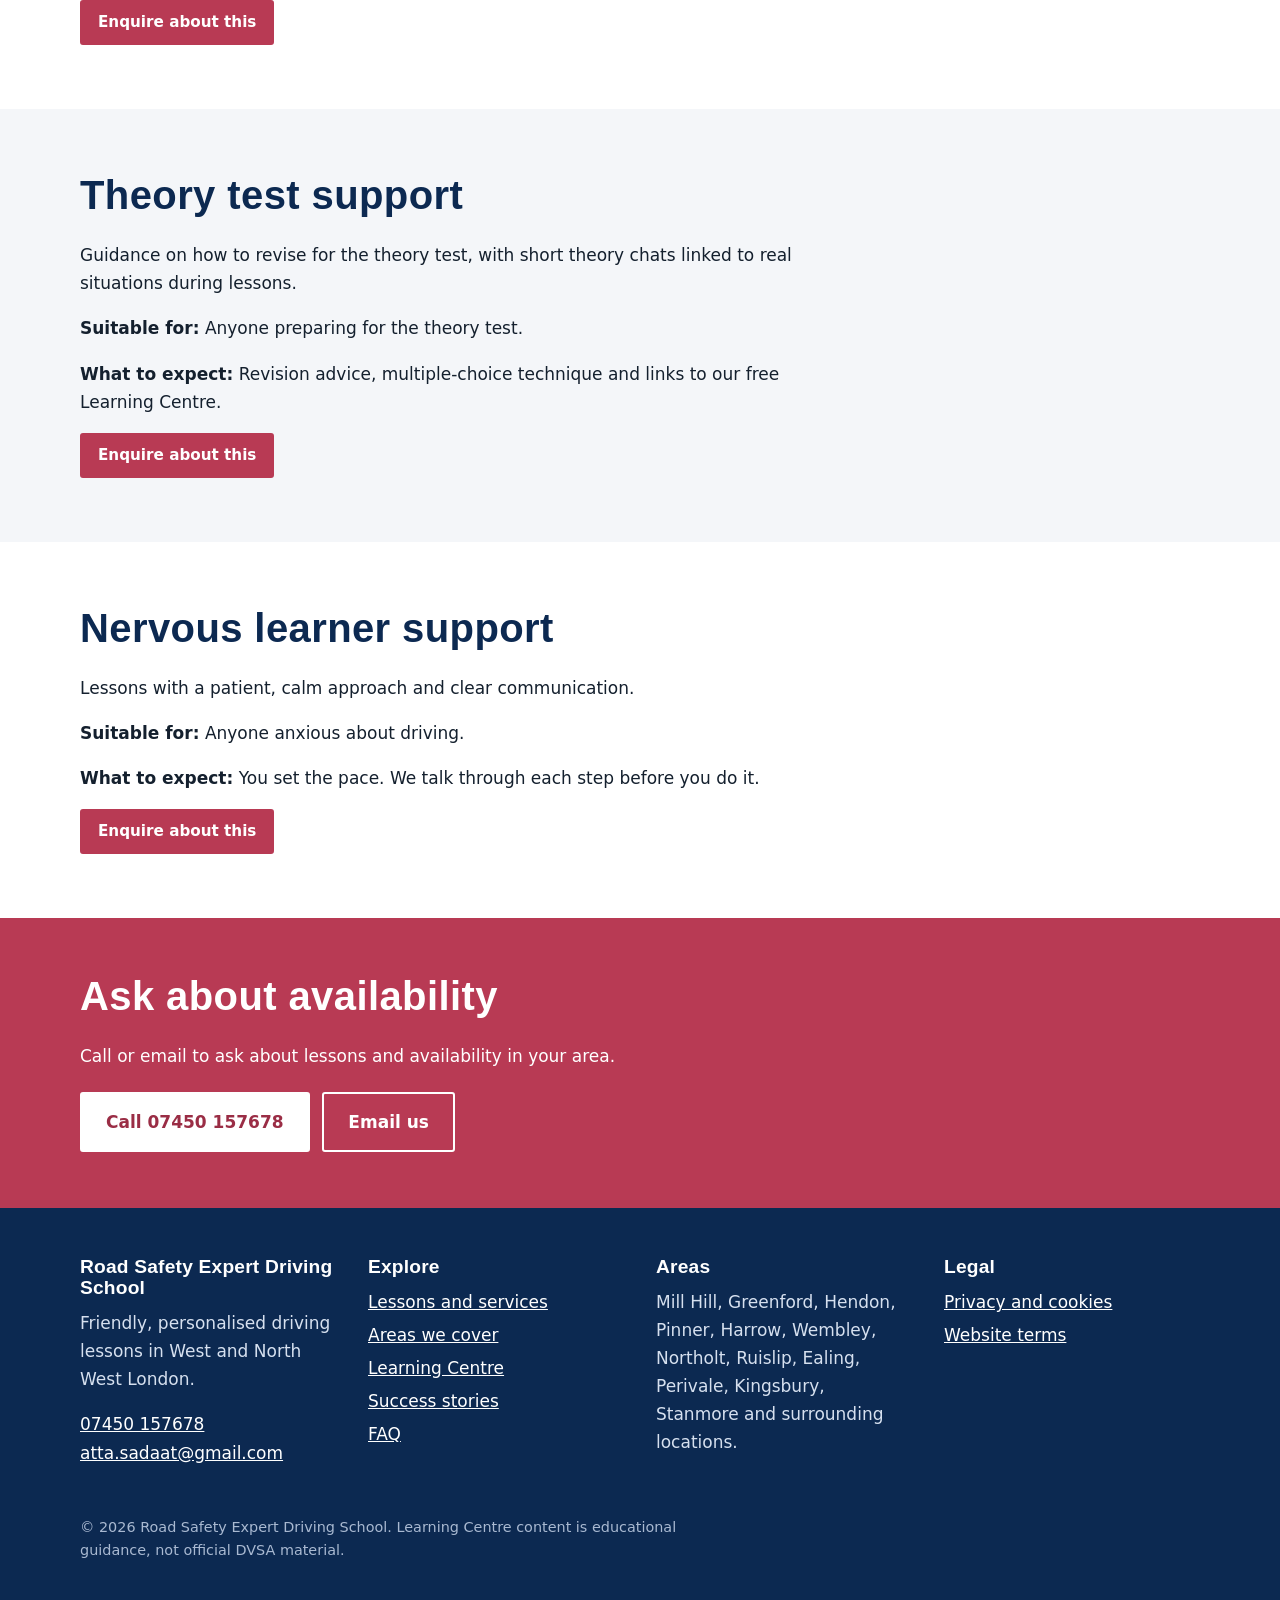
<file: services/index.html>
<!doctype html><html lang="en-GB"><head><meta charset="utf-8"><meta name="viewport" content="width=device-width,initial-scale=1">
<title>Driving Lessons &amp; Services | Road Safety Expert Driving School</title><meta name="description" content="Manual and automatic lessons, refresher lessons, mock tests, test day car hire, Pass Plus and theory support."><link rel="canonical" href="https://www.roadsafetyexpertdrivingschool.co.uk/services/">
<meta property="og:title" content="Driving Lessons &amp; Services | Road Safety Expert Driving School"><meta property="og:description" content="Manual and automatic lessons, refresher lessons, mock tests, test day car hire, Pass Plus and theory support."><meta property="og:type" content="website"><meta property="og:url" content="https://www.roadsafetyexpertdrivingschool.co.uk/services/"><meta property="og:image" content="https://www.roadsafetyexpertdrivingschool.co.uk/assets/images/logo.png">
<meta name="theme-color" content="#0c2951"><link rel="icon" href="../assets/images/logo.png"><link rel="stylesheet" href="../css/style.css">
<script type="application/ld+json">{"@context": "https://schema.org", "@type": "LocalBusiness", "name": "Road Safety Expert Driving School", "url": "https://www.roadsafetyexpertdrivingschool.co.uk", "telephone": "+447450157678", "email": "atta.sadaat@gmail.com", "areaServed": ["Mill Hill", "Greenford", "Hendon", "Pinner", "Harrow", "Wembley", "Northolt", "Ruislip", "Ealing", "Perivale", "Kingsbury", "Stanmore"], "founder": {"@type": "Person", "name": "Atta Ur Rahman"}}</script></head><body>
<a class="skip" href="#main">Skip to content</a>
<header class="site"><div class="wrap"><a class="logo" href="../"><img src="../assets/images/logo.png" alt="Road Safety Expert Driving School home" width="88" height="50"></a>
<button class="menu-btn" aria-expanded="false" aria-controls="nav-list">Menu</button><nav aria-label="Main"><ul id="nav-list"><li><a href="../">Home</a></li><li><a href="../about/">About</a></li><li><a href="../services/" aria-current="page">Services</a></li><li><a href="../areas/">Areas</a></li><li><a href="../learning-centre/">Learning Centre</a></li><li><a href="../success-stories/">Success stories</a></li><li><a href="../faq/">FAQ</a></li><li><a class="call" href="tel:+447450157678">Call 07450 157678</a></li></ul></nav></div></header>
<nav class="crumbs wrap" aria-label="Breadcrumb"><a href="../">Home</a> / <span aria-current="page">Services</span></nav><main id="main"><div class="pagehead"><div class="wrap"><h1>Lessons and services</h1><p>Prices are available on request. Please call or email.</p></div></div><section class="s" id="manual-lessons"><div class="wrap"><h2>Manual lessons</h2><p>Learn in a car with a clutch and gears. Suits anyone who wants a licence that covers both manual and automatic cars.</p><p><strong>Suitable for:</strong> Beginners, returners and learners wanting the full licence.</p><p><strong>What to expect:</strong> Clear step-by-step coaching on clutch control, gear changes and busy-road decisions at your own pace.</p><a class="btn sm" href="mailto:atta.sadaat@gmail.com?subject=Manual%20lessons%20enquiry">Enquire about this</a></div></section><section class="s alt" id="automatic-lessons"><div class="wrap"><h2>Automatic lessons</h2><p>Learn without a clutch, so you can focus on observation, road positioning and decision-making.</p><p><strong>Suitable for:</strong> Learners who want a simpler start, or who plan to drive an automatic.</p><p><strong>What to expect:</strong> Lessons in an automatic car. Note that an automatic test pass only covers automatic cars.</p><a class="btn sm" href="mailto:atta.sadaat@gmail.com?subject=Automatic%20lessons%20enquiry">Enquire about this</a></div></section><section class="s" id="beginner-lessons"><div class="wrap"><h2>Beginner lessons</h2><p>A calm start for people who have never driven. We begin with the controls and build up gradually.</p><p><strong>Suitable for:</strong> Complete beginners of any age.</p><p><strong>What to expect:</strong> Quiet practice areas first, then residential roads as your confidence grows.</p><a class="btn sm" href="mailto:atta.sadaat@gmail.com?subject=Beginner%20lessons%20enquiry">Enquire about this</a></div></section><section class="s alt" id="refresher-lessons"><div class="wrap"><h2>Refresher lessons</h2><p>Rebuild confidence after a break, or after moving to the UK.</p><p><strong>Suitable for:</strong> Licence holders who feel rusty or nervous.</p><p><strong>What to expect:</strong> A first lesson to see where you are, then a plan to work on the areas you choose.</p><a class="btn sm" href="mailto:atta.sadaat@gmail.com?subject=Refresher%20lessons%20enquiry">Enquire about this</a></div></section><section class="s" id="mock-driving-tests"><div class="wrap"><h2>Mock driving tests</h2><p>A practice run under test-style conditions so test day feels familiar.</p><p><strong>Suitable for:</strong> Learners close to test standard.</p><p><strong>What to expect:</strong> A test-style drive, followed by honest feedback on what to improve.</p><a class="btn sm" href="mailto:atta.sadaat@gmail.com?subject=Mock%20driving%20tests%20enquiry">Enquire about this</a></div></section><section class="s alt" id="test-day-car-hire"><div class="wrap"><h2>Test day car hire</h2><p>Use the instructor's car for your practical test, including a pre-test warm-up.</p><p><strong>Suitable for:</strong> Learners booked for a practical test.</p><p><strong>What to expect:</strong> A warm-up drive before the test, in a car you already know. Contact us to confirm availability and cost.</p><a class="btn sm" href="mailto:atta.sadaat@gmail.com?subject=Test%20day%20car%20hire%20enquiry">Enquire about this</a></div></section><section class="s" id="pass-plus"><div class="wrap"><h2>Pass Plus</h2><p>Extra training for new drivers who want more experience in different conditions. Some insurers may offer a discount, but this is not guaranteed.</p><p><strong>Suitable for:</strong> Drivers who have recently passed.</p><p><strong>What to expect:</strong> Contact us to confirm what the course covers and how it is arranged.</p><a class="btn sm" href="mailto:atta.sadaat@gmail.com?subject=Pass%20Plus%20enquiry">Enquire about this</a></div></section><section class="s alt" id="theory-test-support"><div class="wrap"><h2>Theory test support</h2><p>Guidance on how to revise for the theory test, with short theory chats linked to real situations during lessons.</p><p><strong>Suitable for:</strong> Anyone preparing for the theory test.</p><p><strong>What to expect:</strong> Revision advice, multiple-choice technique and links to our free Learning Centre.</p><a class="btn sm" href="mailto:atta.sadaat@gmail.com?subject=Theory%20test%20support%20enquiry">Enquire about this</a></div></section><section class="s" id="nervous-learner-support"><div class="wrap"><h2>Nervous learner support</h2><p>Lessons with a patient, calm approach and clear communication.</p><p><strong>Suitable for:</strong> Anyone anxious about driving.</p><p><strong>What to expect:</strong> You set the pace. We talk through each step before you do it.</p><a class="btn sm" href="mailto:atta.sadaat@gmail.com?subject=Nervous%20learner%20support%20enquiry">Enquire about this</a></div></section><section class="cta"><div class="wrap"><h2>Ask about availability</h2><p>Call or email to ask about lessons and availability in your area.</p><div class="btns"><a class="btn" href="tel:+447450157678">Call 07450 157678</a><a class="btn alt" href="mailto:atta.sadaat@gmail.com?subject=Driving%20lesson%20enquiry">Email us</a></div></div></section></main>
<footer class="site"><div class="wrap"><div class="cols">
<div><h2>Road Safety Expert Driving School</h2><p>Friendly, personalised driving lessons in West and North West London.</p><p><a href="tel:+447450157678">07450 157678</a><br><a href="mailto:atta.sadaat@gmail.com">atta.sadaat@gmail.com</a></p></div>
<div><h2>Explore</h2><ul><li><a href="../services/">Lessons and services</a></li><li><a href="../areas/">Areas we cover</a></li><li><a href="../learning-centre/">Learning Centre</a></li><li><a href="../success-stories/">Success stories</a></li><li><a href="../faq/">FAQ</a></li></ul></div>
<div><h2>Areas</h2><p>Mill Hill, Greenford, Hendon, Pinner, Harrow, Wembley, Northolt, Ruislip, Ealing, Perivale, Kingsbury, Stanmore and surrounding locations.</p></div>
<div><h2>Legal</h2><ul><li><a href="../privacy/">Privacy and cookies</a></li><li><a href="../terms/">Website terms</a></li></ul></div></div>
<p class="small">&copy; 2026 Road Safety Expert Driving School. Learning Centre content is educational guidance, not official DVSA material.</p></div></footer>
<button class="btn sm" id="top" hidden onclick="scrollTo({top:0})" style="position:fixed;right:1rem;bottom:1rem">Back to top</button>
<script src="../js/main.js" defer></script></body></html>
</file>
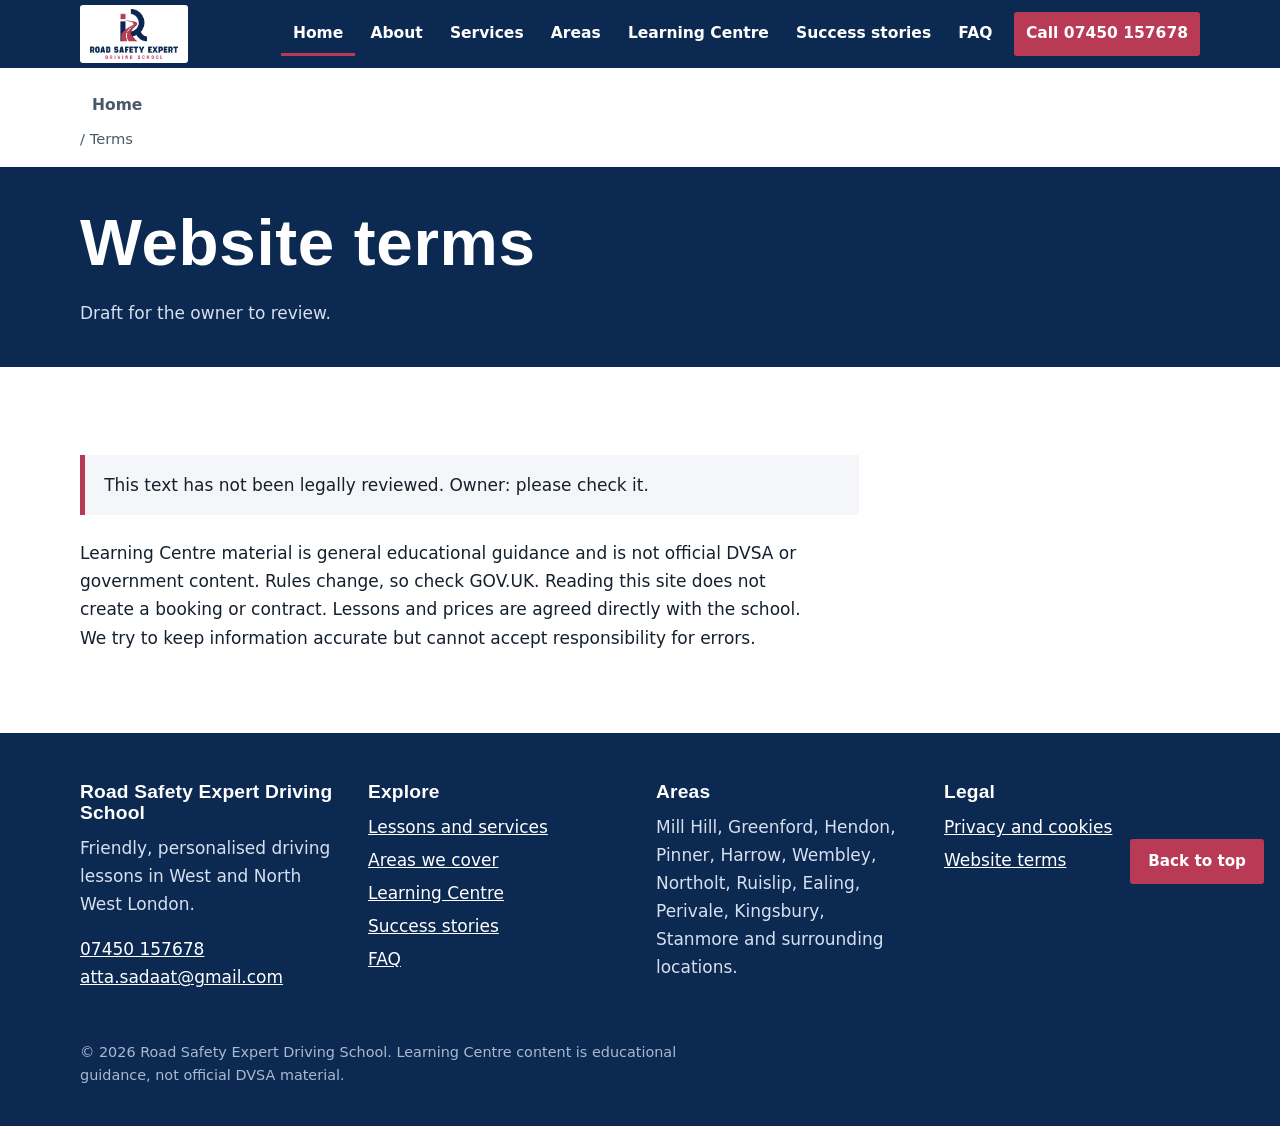
<file: terms/index.html>
<!doctype html><html lang="en-GB"><head><meta charset="utf-8"><meta name="viewport" content="width=device-width,initial-scale=1">
<title>Website Terms | Road Safety Expert Driving School</title><meta name="description" content="Terms of use for this website."><link rel="canonical" href="https://www.roadsafetyexpertdrivingschool.co.uk/terms/">
<meta property="og:title" content="Website Terms | Road Safety Expert Driving School"><meta property="og:description" content="Terms of use for this website."><meta property="og:type" content="website"><meta property="og:url" content="https://www.roadsafetyexpertdrivingschool.co.uk/terms/"><meta property="og:image" content="https://www.roadsafetyexpertdrivingschool.co.uk/assets/images/logo.png">
<meta name="theme-color" content="#0c2951"><link rel="icon" href="../assets/images/logo.png"><link rel="stylesheet" href="../css/style.css">
<script type="application/ld+json">{"@context": "https://schema.org", "@type": "LocalBusiness", "name": "Road Safety Expert Driving School", "url": "https://www.roadsafetyexpertdrivingschool.co.uk", "telephone": "+447450157678", "email": "atta.sadaat@gmail.com", "areaServed": ["Mill Hill", "Greenford", "Hendon", "Pinner", "Harrow", "Wembley", "Northolt", "Ruislip", "Ealing", "Perivale", "Kingsbury", "Stanmore"], "founder": {"@type": "Person", "name": "Atta Ur Rahman"}}</script></head><body>
<a class="skip" href="#main">Skip to content</a>
<header class="site"><div class="wrap"><a class="logo" href="../"><img src="../assets/images/logo.png" alt="Road Safety Expert Driving School home" width="88" height="50"></a>
<button class="menu-btn" aria-expanded="false" aria-controls="nav-list">Menu</button><nav aria-label="Main"><ul id="nav-list"><li><a href="../" aria-current="page">Home</a></li><li><a href="../about/">About</a></li><li><a href="../services/">Services</a></li><li><a href="../areas/">Areas</a></li><li><a href="../learning-centre/">Learning Centre</a></li><li><a href="../success-stories/">Success stories</a></li><li><a href="../faq/">FAQ</a></li><li><a class="call" href="tel:+447450157678">Call 07450 157678</a></li></ul></nav></div></header>
<nav class="crumbs wrap" aria-label="Breadcrumb"><a href="../">Home</a> / <span aria-current="page">Terms</span></nav><main id="main"><div class="pagehead"><div class="wrap"><h1>Website terms</h1><p>Draft for the owner to review.</p></div></div><section class="s"><div class="wrap"><div class="note"><p>This text has not been legally reviewed. Owner: please check it.</p></div>
<p>Learning Centre material is general educational guidance and is not official DVSA or government content. Rules change, so check GOV.UK. Reading this site does not create a booking or contract. Lessons and prices are agreed directly with the school. We try to keep information accurate but cannot accept responsibility for errors.</p></div></section></main>
<footer class="site"><div class="wrap"><div class="cols">
<div><h2>Road Safety Expert Driving School</h2><p>Friendly, personalised driving lessons in West and North West London.</p><p><a href="tel:+447450157678">07450 157678</a><br><a href="mailto:atta.sadaat@gmail.com">atta.sadaat@gmail.com</a></p></div>
<div><h2>Explore</h2><ul><li><a href="../services/">Lessons and services</a></li><li><a href="../areas/">Areas we cover</a></li><li><a href="../learning-centre/">Learning Centre</a></li><li><a href="../success-stories/">Success stories</a></li><li><a href="../faq/">FAQ</a></li></ul></div>
<div><h2>Areas</h2><p>Mill Hill, Greenford, Hendon, Pinner, Harrow, Wembley, Northolt, Ruislip, Ealing, Perivale, Kingsbury, Stanmore and surrounding locations.</p></div>
<div><h2>Legal</h2><ul><li><a href="../privacy/">Privacy and cookies</a></li><li><a href="../terms/">Website terms</a></li></ul></div></div>
<p class="small">&copy; 2026 Road Safety Expert Driving School. Learning Centre content is educational guidance, not official DVSA material.</p></div></footer>
<button class="btn sm" id="top" hidden onclick="scrollTo({top:0})" style="position:fixed;right:1rem;bottom:1rem">Back to top</button>
<script src="../js/main.js" defer></script></body></html>
</file>
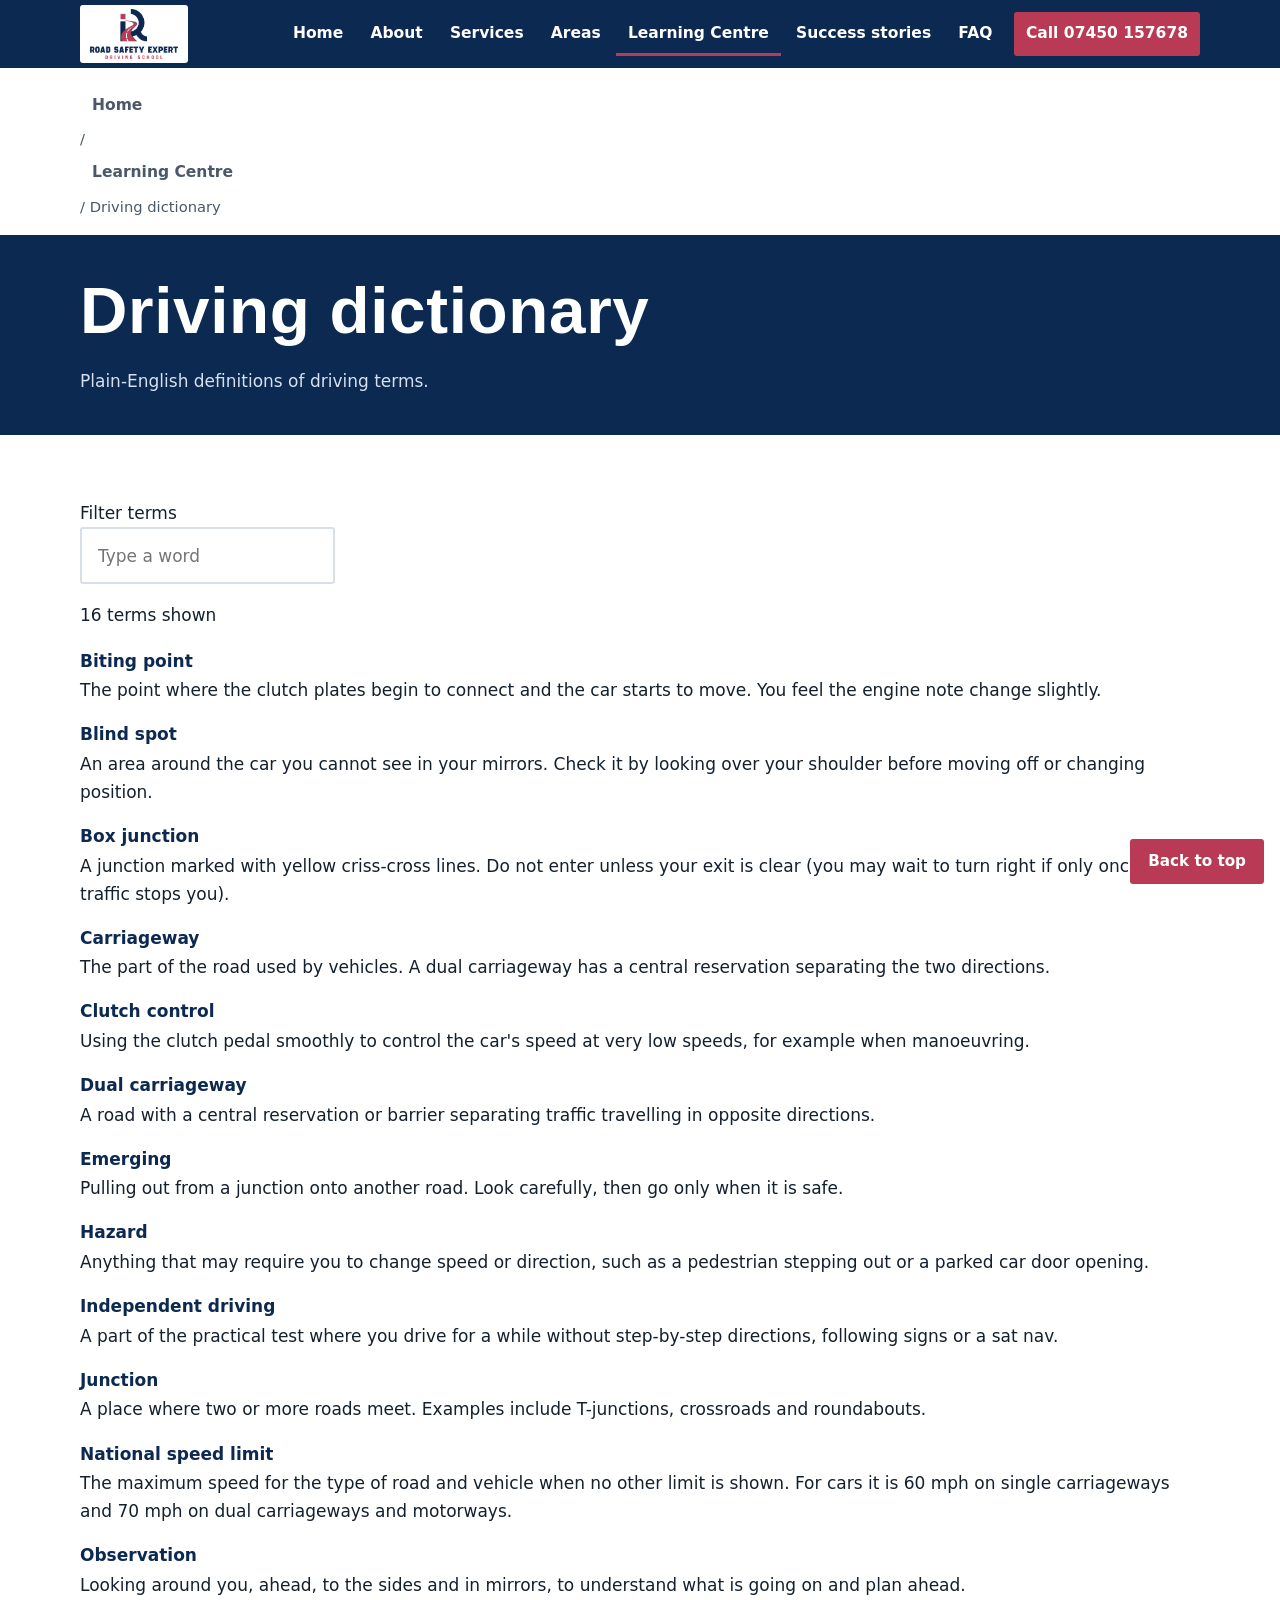
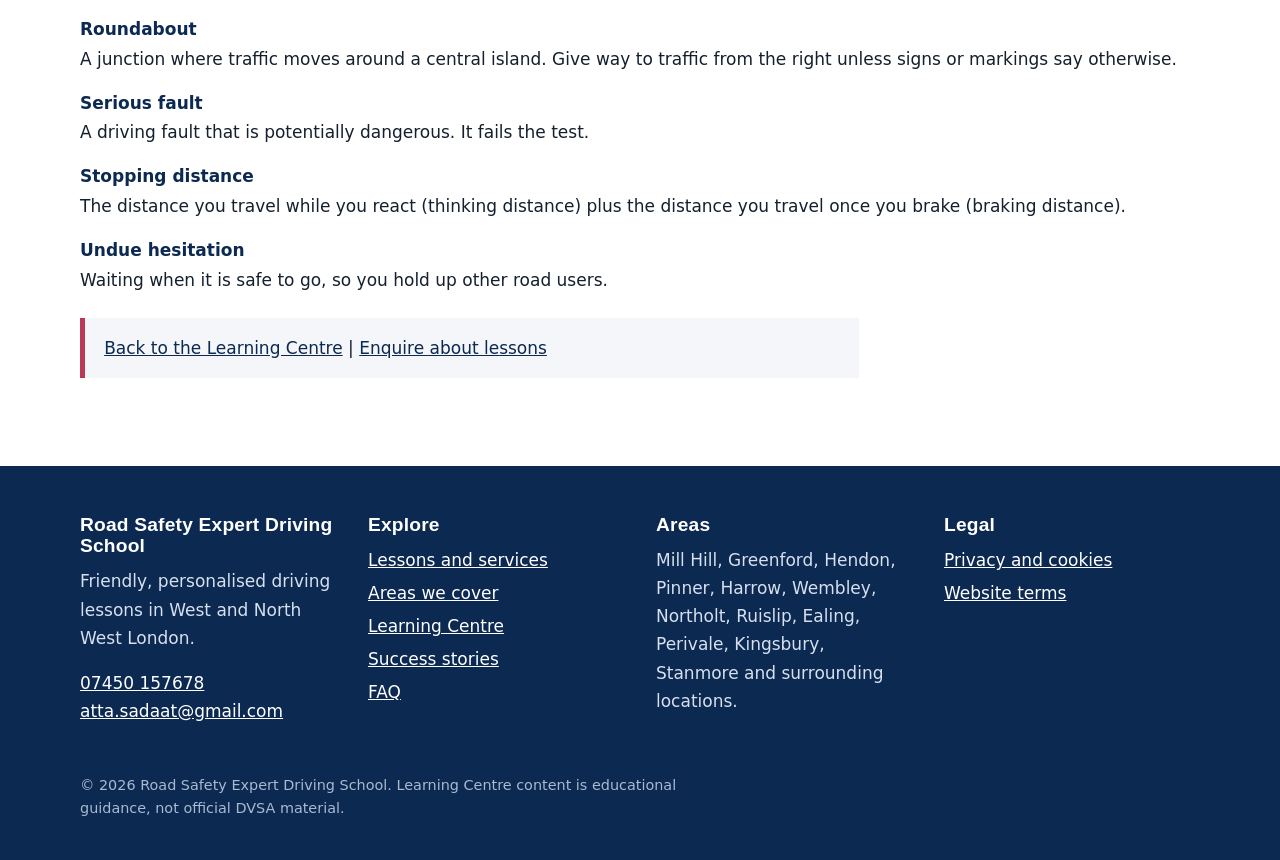
<file: learning-centre/driving-dictionary/index.html>
<!doctype html><html lang="en-GB"><head><meta charset="utf-8"><meta name="viewport" content="width=device-width,initial-scale=1">
<title>Driving Dictionary | Road Safety Expert</title><meta name="description" content="Plain-English definitions of common driving terms."><link rel="canonical" href="https://www.roadsafetyexpertdrivingschool.co.uk/learning-centre/driving-dictionary/">
<meta property="og:title" content="Driving Dictionary | Road Safety Expert"><meta property="og:description" content="Plain-English definitions of common driving terms."><meta property="og:type" content="website"><meta property="og:url" content="https://www.roadsafetyexpertdrivingschool.co.uk/learning-centre/driving-dictionary/"><meta property="og:image" content="https://www.roadsafetyexpertdrivingschool.co.uk/assets/images/logo.png">
<meta name="theme-color" content="#0c2951"><link rel="icon" href="../../assets/images/logo.png"><link rel="stylesheet" href="../../css/style.css">
<script type="application/ld+json">{"@context": "https://schema.org", "@type": "LocalBusiness", "name": "Road Safety Expert Driving School", "url": "https://www.roadsafetyexpertdrivingschool.co.uk", "telephone": "+447450157678", "email": "atta.sadaat@gmail.com", "areaServed": ["Mill Hill", "Greenford", "Hendon", "Pinner", "Harrow", "Wembley", "Northolt", "Ruislip", "Ealing", "Perivale", "Kingsbury", "Stanmore"], "founder": {"@type": "Person", "name": "Atta Ur Rahman"}}</script></head><body>
<a class="skip" href="#main">Skip to content</a>
<header class="site"><div class="wrap"><a class="logo" href="../../"><img src="../../assets/images/logo.png" alt="Road Safety Expert Driving School home" width="88" height="50"></a>
<button class="menu-btn" aria-expanded="false" aria-controls="nav-list">Menu</button><nav aria-label="Main"><ul id="nav-list"><li><a href="../../">Home</a></li><li><a href="../../about/">About</a></li><li><a href="../../services/">Services</a></li><li><a href="../../areas/">Areas</a></li><li><a href="../../learning-centre/" aria-current="page">Learning Centre</a></li><li><a href="../../success-stories/">Success stories</a></li><li><a href="../../faq/">FAQ</a></li><li><a class="call" href="tel:+447450157678">Call 07450 157678</a></li></ul></nav></div></header>
<nav class="crumbs wrap" aria-label="Breadcrumb"><a href="../../">Home</a> / <a href="../../learning-centre/">Learning Centre</a> / <span aria-current="page">Driving dictionary</span></nav><main id="main"><div class="pagehead"><div class="wrap"><h1>Driving dictionary</h1><p>Plain-English definitions of driving terms.</p></div></div><section class="s"><div class="wrap"><p class="filter"><label for="dict-filter">Filter terms</label><br><input id="dict-filter" type="search" placeholder="Type a word"></p><p id="dict-count" aria-live="polite">16 terms shown</p><dl id="dict"><dt id="biting-point">Biting point</dt><dd>The point where the clutch plates begin to connect and the car starts to move. You feel the engine note change slightly.</dd><dt id="blind-spot">Blind spot</dt><dd>An area around the car you cannot see in your mirrors. Check it by looking over your shoulder before moving off or changing position.</dd><dt id="box-junction">Box junction</dt><dd>A junction marked with yellow criss-cross lines. Do not enter unless your exit is clear (you may wait to turn right if only oncoming traffic stops you).</dd><dt id="carriageway">Carriageway</dt><dd>The part of the road used by vehicles. A dual carriageway has a central reservation separating the two directions.</dd><dt id="clutch-control">Clutch control</dt><dd>Using the clutch pedal smoothly to control the car's speed at very low speeds, for example when manoeuvring.</dd><dt id="dual-carriageway">Dual carriageway</dt><dd>A road with a central reservation or barrier separating traffic travelling in opposite directions.</dd><dt id="emerging">Emerging</dt><dd>Pulling out from a junction onto another road. Look carefully, then go only when it is safe.</dd><dt id="hazard">Hazard</dt><dd>Anything that may require you to change speed or direction, such as a pedestrian stepping out or a parked car door opening.</dd><dt id="independent-driving">Independent driving</dt><dd>A part of the practical test where you drive for a while without step-by-step directions, following signs or a sat nav.</dd><dt id="junction">Junction</dt><dd>A place where two or more roads meet. Examples include T-junctions, crossroads and roundabouts.</dd><dt id="national-speed-limit">National speed limit</dt><dd>The maximum speed for the type of road and vehicle when no other limit is shown. For cars it is 60 mph on single carriageways and 70 mph on dual carriageways and motorways.</dd><dt id="observation">Observation</dt><dd>Looking around you, ahead, to the sides and in mirrors, to understand what is going on and plan ahead.</dd><dt id="roundabout">Roundabout</dt><dd>A junction where traffic moves around a central island. Give way to traffic from the right unless signs or markings say otherwise.</dd><dt id="serious-fault">Serious fault</dt><dd>A driving fault that is potentially dangerous. It fails the test.</dd><dt id="stopping-distance">Stopping distance</dt><dd>The distance you travel while you react (thinking distance) plus the distance you travel once you brake (braking distance).</dd><dt id="undue-hesitation">Undue hesitation</dt><dd>Waiting when it is safe to go, so you hold up other road users.</dd></dl><div class="note"><p><a href="../../learning-centre/">Back to the Learning Centre</a> | <a href="mailto:atta.sadaat@gmail.com?subject=Driving%20lesson%20enquiry">Enquire about lessons</a></p></div></div></section></main>
<footer class="site"><div class="wrap"><div class="cols">
<div><h2>Road Safety Expert Driving School</h2><p>Friendly, personalised driving lessons in West and North West London.</p><p><a href="tel:+447450157678">07450 157678</a><br><a href="mailto:atta.sadaat@gmail.com">atta.sadaat@gmail.com</a></p></div>
<div><h2>Explore</h2><ul><li><a href="../../services/">Lessons and services</a></li><li><a href="../../areas/">Areas we cover</a></li><li><a href="../../learning-centre/">Learning Centre</a></li><li><a href="../../success-stories/">Success stories</a></li><li><a href="../../faq/">FAQ</a></li></ul></div>
<div><h2>Areas</h2><p>Mill Hill, Greenford, Hendon, Pinner, Harrow, Wembley, Northolt, Ruislip, Ealing, Perivale, Kingsbury, Stanmore and surrounding locations.</p></div>
<div><h2>Legal</h2><ul><li><a href="../../privacy/">Privacy and cookies</a></li><li><a href="../../terms/">Website terms</a></li></ul></div></div>
<p class="small">&copy; 2026 Road Safety Expert Driving School. Learning Centre content is educational guidance, not official DVSA material.</p></div></footer>
<button class="btn sm" id="top" hidden onclick="scrollTo({top:0})" style="position:fixed;right:1rem;bottom:1rem">Back to top</button>
<script src="../../js/main.js" defer></script></body></html>
</file>
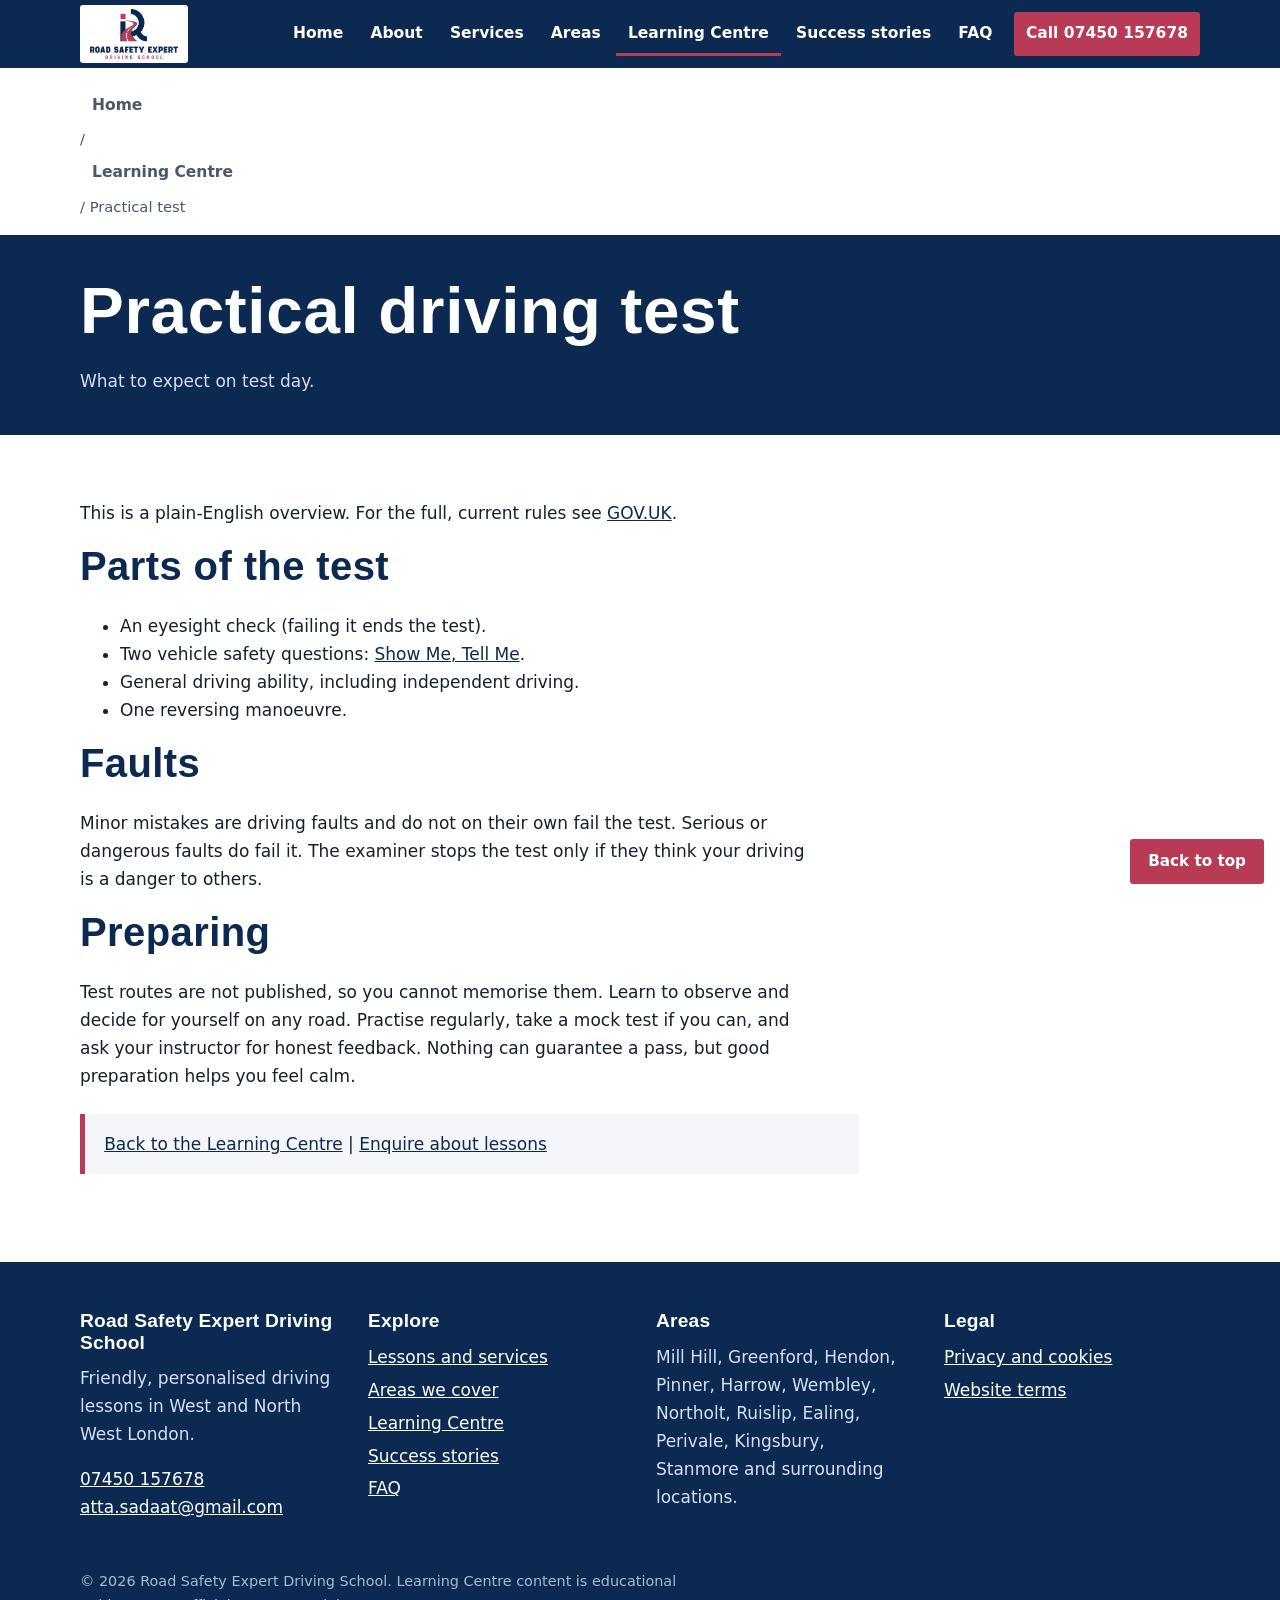
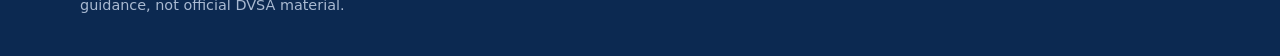
<file: learning-centre/practical-test/index.html>
<!doctype html><html lang="en-GB"><head><meta charset="utf-8"><meta name="viewport" content="width=device-width,initial-scale=1">
<title>Practical Driving Test Guide | Road Safety Expert</title><meta name="description" content="A plain-English overview of what happens on the UK practical driving test."><link rel="canonical" href="https://www.roadsafetyexpertdrivingschool.co.uk/learning-centre/practical-test/">
<meta property="og:title" content="Practical Driving Test Guide | Road Safety Expert"><meta property="og:description" content="A plain-English overview of what happens on the UK practical driving test."><meta property="og:type" content="website"><meta property="og:url" content="https://www.roadsafetyexpertdrivingschool.co.uk/learning-centre/practical-test/"><meta property="og:image" content="https://www.roadsafetyexpertdrivingschool.co.uk/assets/images/logo.png">
<meta name="theme-color" content="#0c2951"><link rel="icon" href="../../assets/images/logo.png"><link rel="stylesheet" href="../../css/style.css">
<script type="application/ld+json">{"@context": "https://schema.org", "@type": "LocalBusiness", "name": "Road Safety Expert Driving School", "url": "https://www.roadsafetyexpertdrivingschool.co.uk", "telephone": "+447450157678", "email": "atta.sadaat@gmail.com", "areaServed": ["Mill Hill", "Greenford", "Hendon", "Pinner", "Harrow", "Wembley", "Northolt", "Ruislip", "Ealing", "Perivale", "Kingsbury", "Stanmore"], "founder": {"@type": "Person", "name": "Atta Ur Rahman"}}</script></head><body>
<a class="skip" href="#main">Skip to content</a>
<header class="site"><div class="wrap"><a class="logo" href="../../"><img src="../../assets/images/logo.png" alt="Road Safety Expert Driving School home" width="88" height="50"></a>
<button class="menu-btn" aria-expanded="false" aria-controls="nav-list">Menu</button><nav aria-label="Main"><ul id="nav-list"><li><a href="../../">Home</a></li><li><a href="../../about/">About</a></li><li><a href="../../services/">Services</a></li><li><a href="../../areas/">Areas</a></li><li><a href="../../learning-centre/" aria-current="page">Learning Centre</a></li><li><a href="../../success-stories/">Success stories</a></li><li><a href="../../faq/">FAQ</a></li><li><a class="call" href="tel:+447450157678">Call 07450 157678</a></li></ul></nav></div></header>
<nav class="crumbs wrap" aria-label="Breadcrumb"><a href="../../">Home</a> / <a href="../../learning-centre/">Learning Centre</a> / <span aria-current="page">Practical test</span></nav><main id="main"><div class="pagehead"><div class="wrap"><h1>Practical driving test</h1><p>What to expect on test day.</p></div></div><section class="s"><div class="wrap">
<p>This is a plain-English overview. For the full, current rules see <a href="https://www.gov.uk/driving-test">GOV.UK</a>.</p>
<h2>Parts of the test</h2><ul><li>An eyesight check (failing it ends the test).</li><li>Two vehicle safety questions: <a href="../show-me-tell-me/">Show Me, Tell Me</a>.</li><li>General driving ability, including independent driving.</li><li>One reversing manoeuvre.</li></ul>
<h2>Faults</h2><p>Minor mistakes are driving faults and do not on their own fail the test. Serious or dangerous faults do fail it. The examiner stops the test only if they think your driving is a danger to others.</p>
<h2>Preparing</h2><p>Test routes are not published, so you cannot memorise them. Learn to observe and decide for yourself on any road. Practise regularly, take a mock test if you can, and ask your instructor for honest feedback. Nothing can guarantee a pass, but good preparation helps you feel calm.</p><div class="note"><p><a href="../../learning-centre/">Back to the Learning Centre</a> | <a href="mailto:atta.sadaat@gmail.com?subject=Driving%20lesson%20enquiry">Enquire about lessons</a></p></div></div></section></main>
<footer class="site"><div class="wrap"><div class="cols">
<div><h2>Road Safety Expert Driving School</h2><p>Friendly, personalised driving lessons in West and North West London.</p><p><a href="tel:+447450157678">07450 157678</a><br><a href="mailto:atta.sadaat@gmail.com">atta.sadaat@gmail.com</a></p></div>
<div><h2>Explore</h2><ul><li><a href="../../services/">Lessons and services</a></li><li><a href="../../areas/">Areas we cover</a></li><li><a href="../../learning-centre/">Learning Centre</a></li><li><a href="../../success-stories/">Success stories</a></li><li><a href="../../faq/">FAQ</a></li></ul></div>
<div><h2>Areas</h2><p>Mill Hill, Greenford, Hendon, Pinner, Harrow, Wembley, Northolt, Ruislip, Ealing, Perivale, Kingsbury, Stanmore and surrounding locations.</p></div>
<div><h2>Legal</h2><ul><li><a href="../../privacy/">Privacy and cookies</a></li><li><a href="../../terms/">Website terms</a></li></ul></div></div>
<p class="small">&copy; 2026 Road Safety Expert Driving School. Learning Centre content is educational guidance, not official DVSA material.</p></div></footer>
<button class="btn sm" id="top" hidden onclick="scrollTo({top:0})" style="position:fixed;right:1rem;bottom:1rem">Back to top</button>
<script src="../../js/main.js" defer></script></body></html>
</file>
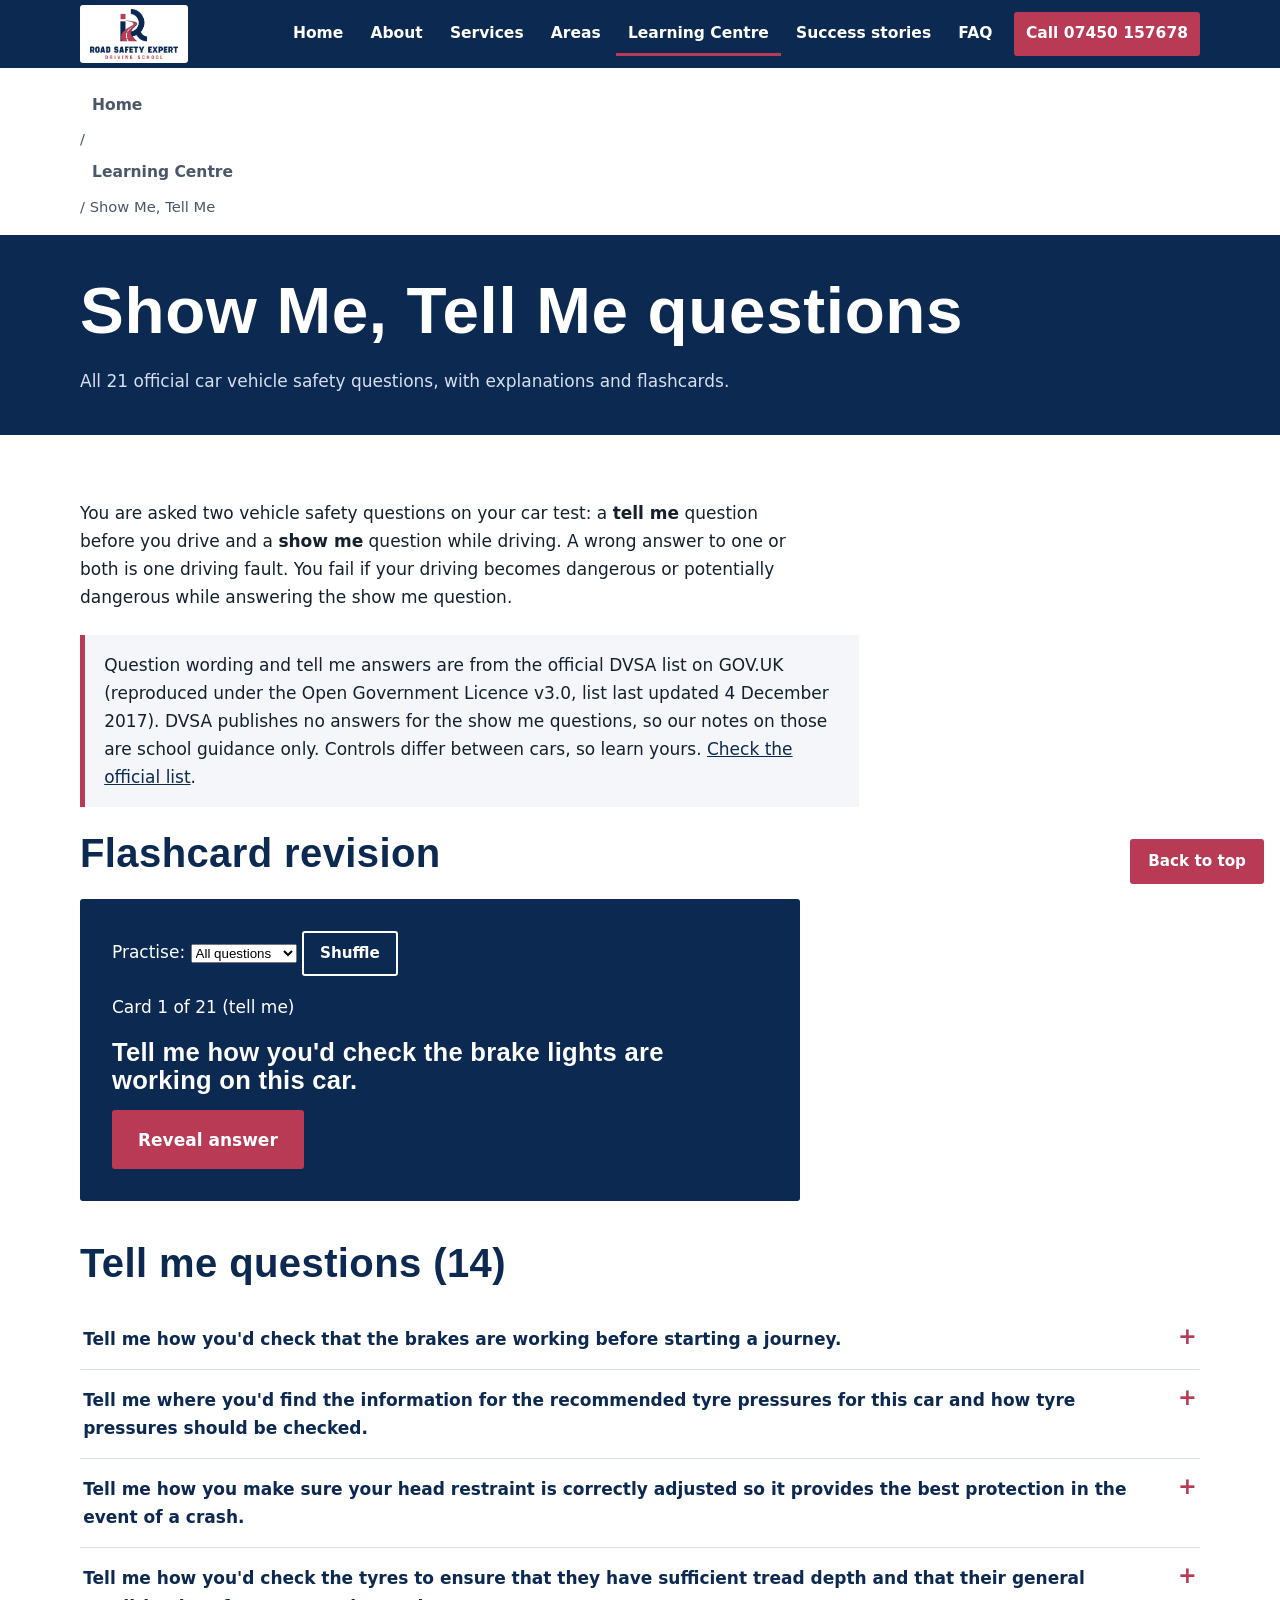
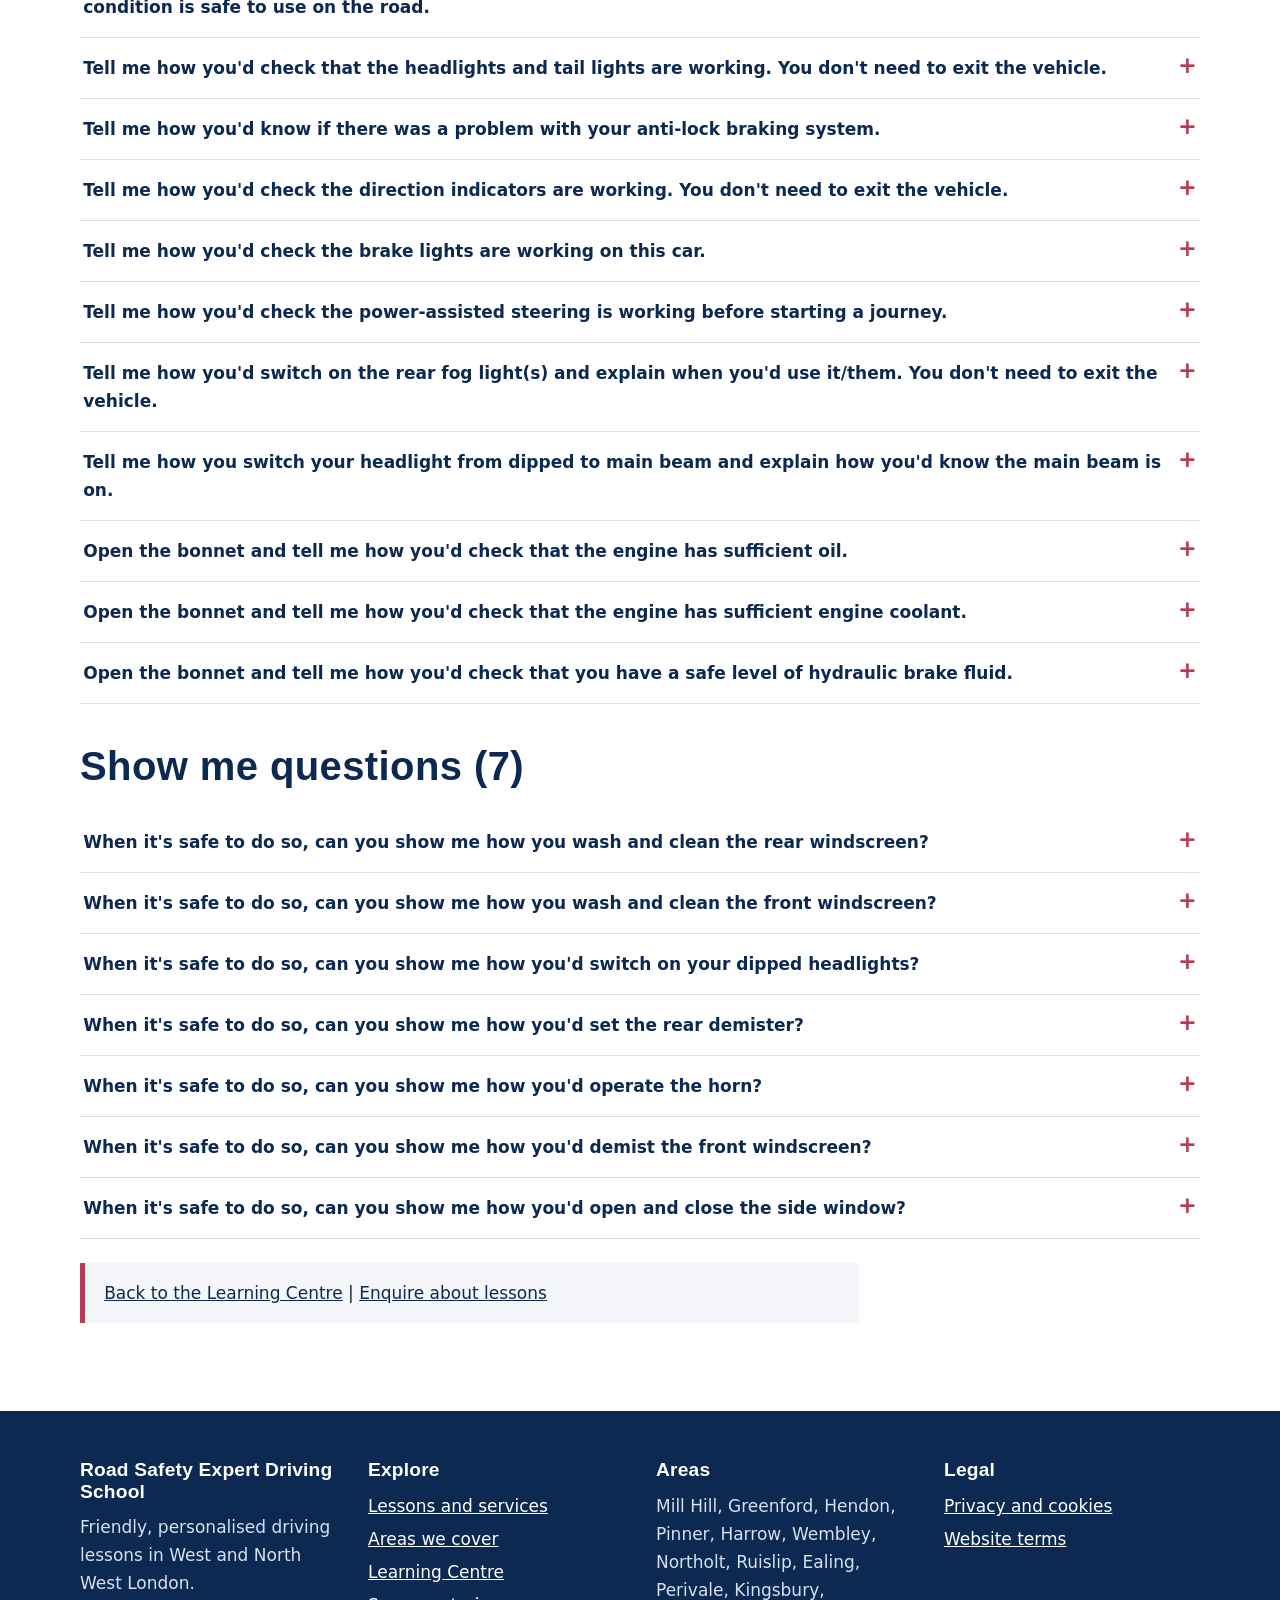
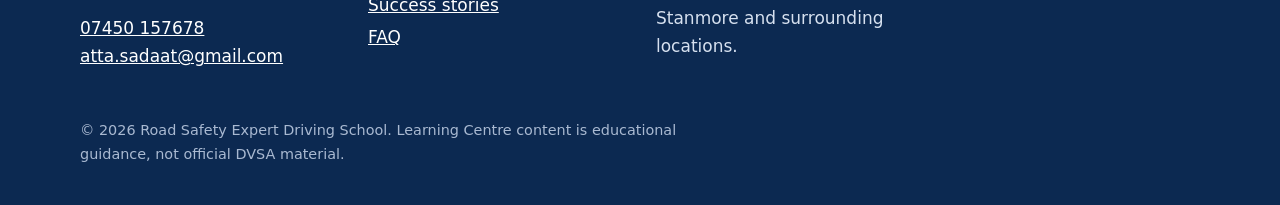
<file: learning-centre/show-me-tell-me/index.html>
<!doctype html><html lang="en-GB"><head><meta charset="utf-8"><meta name="viewport" content="width=device-width,initial-scale=1">
<title>Show Me, Tell Me Questions &amp; Flashcards | Road Safety Expert</title><meta name="description" content="All 21 official DVSA car show me tell me questions with plain-English explanations and flashcard revision."><link rel="canonical" href="https://www.roadsafetyexpertdrivingschool.co.uk/learning-centre/show-me-tell-me/">
<meta property="og:title" content="Show Me, Tell Me Questions &amp; Flashcards | Road Safety Expert"><meta property="og:description" content="All 21 official DVSA car show me tell me questions with plain-English explanations and flashcard revision."><meta property="og:type" content="website"><meta property="og:url" content="https://www.roadsafetyexpertdrivingschool.co.uk/learning-centre/show-me-tell-me/"><meta property="og:image" content="https://www.roadsafetyexpertdrivingschool.co.uk/assets/images/logo.png">
<meta name="theme-color" content="#0c2951"><link rel="icon" href="../../assets/images/logo.png"><link rel="stylesheet" href="../../css/style.css">
<script type="application/ld+json">{"@context": "https://schema.org", "@type": "LocalBusiness", "name": "Road Safety Expert Driving School", "url": "https://www.roadsafetyexpertdrivingschool.co.uk", "telephone": "+447450157678", "email": "atta.sadaat@gmail.com", "areaServed": ["Mill Hill", "Greenford", "Hendon", "Pinner", "Harrow", "Wembley", "Northolt", "Ruislip", "Ealing", "Perivale", "Kingsbury", "Stanmore"], "founder": {"@type": "Person", "name": "Atta Ur Rahman"}}</script></head><body>
<a class="skip" href="#main">Skip to content</a>
<header class="site"><div class="wrap"><a class="logo" href="../../"><img src="../../assets/images/logo.png" alt="Road Safety Expert Driving School home" width="88" height="50"></a>
<button class="menu-btn" aria-expanded="false" aria-controls="nav-list">Menu</button><nav aria-label="Main"><ul id="nav-list"><li><a href="../../">Home</a></li><li><a href="../../about/">About</a></li><li><a href="../../services/">Services</a></li><li><a href="../../areas/">Areas</a></li><li><a href="../../learning-centre/" aria-current="page">Learning Centre</a></li><li><a href="../../success-stories/">Success stories</a></li><li><a href="../../faq/">FAQ</a></li><li><a class="call" href="tel:+447450157678">Call 07450 157678</a></li></ul></nav></div></header>
<nav class="crumbs wrap" aria-label="Breadcrumb"><a href="../../">Home</a> / <a href="../../learning-centre/">Learning Centre</a> / <span aria-current="page">Show Me, Tell Me</span></nav><main id="main"><div class="pagehead"><div class="wrap"><h1>Show Me, Tell Me questions</h1><p>All 21 official car vehicle safety questions, with explanations and flashcards.</p></div></div><section class="s"><div class="wrap">
<p>You are asked two vehicle safety questions on your car test: a <strong>tell me</strong> question before you drive and a <strong>show me</strong> question while driving. A wrong answer to one or both is one driving fault. You fail if your driving becomes dangerous or potentially dangerous while answering the show me question.</p>
<div class="note"><p>Question wording and tell me answers are from the official DVSA list on GOV.UK (reproduced under the Open Government Licence v3.0, list last updated 4 December 2017). DVSA publishes no answers for the show me questions, so our notes on those are school guidance only. Controls differ between cars, so learn yours. <a href="https://www.gov.uk/government/publications/car-show-me-tell-me-vehicle-safety-questions/car-show-me-tell-me-vehicle-safety-questions">Check the official list</a>.</p></div>
<h2>Flashcard revision</h2><div class="fc" id="fc"><p><label for="fc-type">Practise: </label><select id="fc-type"><option value="all">All questions</option><option value="tell">Tell me only</option><option value="show">Show me only</option></select> <button class="btn alt sm" id="fc-shuffle" type="button">Shuffle</button></p>
<p id="fc-stat" aria-live="polite"></p><h3 id="fc-q">Loading...</h3><div class="a" id="fc-a" hidden></div><button class="btn" id="fc-reveal" type="button">Reveal answer</button>
<div id="fc-rate" hidden><button class="btn" id="fc-known" type="button">I knew it</button> <button class="btn alt" id="fc-again" type="button">Review again</button></div></div>
<noscript><p>Flashcards need JavaScript. The full list is below.</p></noscript>
<h2 style="margin-top:2.5rem">Tell me questions (14)</h2><div class="qa" id="tell-1" data-type="tell" data-q="Tell me how you&#x27;d check that the brakes are working before starting a journey." data-a="Brakes should not feel spongy or slack. Brakes should be tested as you set off. Vehicle should not pull to one side."><details><summary>Tell me how you&#x27;d check that the brakes are working before starting a journey.</summary><div><div class="off"><strong>Official answer (DVSA):</strong> Brakes should not feel spongy or slack. Brakes should be tested as you set off. Vehicle should not pull to one side.</div><p><strong>In plain English:</strong> Press the brake pedal: it should feel firm. Then, when you first move off slowly, brake gently and check the car stays straight.</p><p><strong>Safety:</strong> Test the brakes at low speed in a safe, clear place.</p></div></details></div><div class="qa" id="tell-2" data-type="tell" data-q="Tell me where you&#x27;d find the information for the recommended tyre pressures for this car and how tyre pressures should be checked." data-a="Manufacturer&#x27;s guide, use a reliable pressure gauge, check and adjust pressures when tyres are cold, don&#x27;t forget spare tyre, remember to refit valve caps."><details><summary>Tell me where you&#x27;d find the information for the recommended tyre pressures for this car and how tyre pressures should be checked.</summary><div><div class="off"><strong>Official answer (DVSA):</strong> Manufacturer&#x27;s guide, use a reliable pressure gauge, check and adjust pressures when tyres are cold, don&#x27;t forget spare tyre, remember to refit valve caps.</div><p><strong>In plain English:</strong> The car&#x27;s handbook lists the right pressures (some cars also show them inside the door or fuel flap). Use a gauge, ideally when the tyres are cold.</p><p><strong>Safety:</strong> Wrong pressures affect grip, braking and tyre wear.</p></div></details></div><div class="qa" id="tell-3" data-type="tell" data-q="Tell me how you make sure your head restraint is correctly adjusted so it provides the best protection in the event of a crash." data-a="The head restraint should be adjusted so the rigid part of the head restraint is at least as high as the eye or top of the ears, and as close to the back of the head as is comfortable. Note: Some restraints might not be adjustable."><details><summary>Tell me how you make sure your head restraint is correctly adjusted so it provides the best protection in the event of a crash.</summary><div><div class="off"><strong>Official answer (DVSA):</strong> The head restraint should be adjusted so the rigid part of the head restraint is at least as high as the eye or top of the ears, and as close to the back of the head as is comfortable. Note: Some restraints might not be adjustable.</div><p><strong>In plain English:</strong> The head restraint is there to limit whiplash. Set the top level with your eyes or the tops of your ears, and close to the back of your head.</p><p><strong>Safety:</strong> Adjust it before you drive, not on the move.</p></div></details></div><div class="qa" id="tell-4" data-type="tell" data-q="Tell me how you&#x27;d check the tyres to ensure that they have sufficient tread depth and that their general condition is safe to use on the road." data-a="No cuts and bulges, 1.6mm of tread depth across the central three-quarters of the breadth of the tyre, and around the entire outer circumference of the tyre."><details><summary>Tell me how you&#x27;d check the tyres to ensure that they have sufficient tread depth and that their general condition is safe to use on the road.</summary><div><div class="off"><strong>Official answer (DVSA):</strong> No cuts and bulges, 1.6mm of tread depth across the central three-quarters of the breadth of the tyre, and around the entire outer circumference of the tyre.</div><p><strong>In plain English:</strong> Look at each tyre for cuts and bulges. The legal minimum tread depth is 1.6mm across the central three-quarters of the tyre and all the way round.</p><p><strong>Safety:</strong> Tread helps clear water, so worn tyres lengthen stopping distances in the wet.</p></div></details></div><div class="qa" id="tell-5" data-type="tell" data-q="Tell me how you&#x27;d check that the headlights and tail lights are working. You don&#x27;t need to exit the vehicle." data-a="Explain you&#x27;d operate the switch (turn on ignition if necessary), then walk round vehicle (as this is a &#x27;tell me&#x27; question, you don&#x27;t need to physically check the lights)."><details><summary>Tell me how you&#x27;d check that the headlights and tail lights are working. You don&#x27;t need to exit the vehicle.</summary><div><div class="off"><strong>Official answer (DVSA):</strong> Explain you&#x27;d operate the switch (turn on ignition if necessary), then walk round vehicle (as this is a &#x27;tell me&#x27; question, you don&#x27;t need to physically check the lights).</div><p><strong>In plain English:</strong> Switch the lights on, then say you would walk round the car to check each light is working.</p><p><strong>Safety:</strong> You only need to explain it. You do not need to get out.</p></div></details></div><div class="qa" id="tell-6" data-type="tell" data-q="Tell me how you&#x27;d know if there was a problem with your anti-lock braking system." data-a="Warning light should illuminate if there is a fault with the anti-lock braking system."><details><summary>Tell me how you&#x27;d know if there was a problem with your anti-lock braking system.</summary><div><div class="off"><strong>Official answer (DVSA):</strong> Warning light should illuminate if there is a fault with the anti-lock braking system.</div><p><strong>In plain English:</strong> If there is a fault, an ABS warning light shows on the dashboard.</p><p><strong>Safety:</strong> Do not ignore the light. Have the car checked.</p></div></details></div><div class="qa" id="tell-7" data-type="tell" data-q="Tell me how you&#x27;d check the direction indicators are working. You don&#x27;t need to exit the vehicle." data-a="Explain you&#x27;d operate the switch (turn on ignition if necessary), and then walk round vehicle (as this is a &#x27;tell me&#x27; question, you don&#x27;t need to physically check the lights)."><details><summary>Tell me how you&#x27;d check the direction indicators are working. You don&#x27;t need to exit the vehicle.</summary><div><div class="off"><strong>Official answer (DVSA):</strong> Explain you&#x27;d operate the switch (turn on ignition if necessary), and then walk round vehicle (as this is a &#x27;tell me&#x27; question, you don&#x27;t need to physically check the lights).</div><p><strong>In plain English:</strong> Switch the indicators on, then say you would walk round to check the front, side and rear lights flash.</p><p><strong>Safety:</strong> You only need to explain it.</p></div></details></div><div class="qa" id="tell-8" data-type="tell" data-q="Tell me how you&#x27;d check the brake lights are working on this car." data-a="Explain you&#x27;d operate the brake pedal, make use of reflections in windows or doors, or ask someone to help."><details><summary>Tell me how you&#x27;d check the brake lights are working on this car.</summary><div><div class="off"><strong>Official answer (DVSA):</strong> Explain you&#x27;d operate the brake pedal, make use of reflections in windows or doors, or ask someone to help.</div><p><strong>In plain English:</strong> Press the brake pedal and check the lights, using reflections in a window or door, or ask someone to look.</p><p><strong>Safety:</strong> Brake lights warn drivers behind you.</p></div></details></div><div class="qa" id="tell-9" data-type="tell" data-q="Tell me how you&#x27;d check the power-assisted steering is working before starting a journey." data-a="If the steering becomes heavy, the system may not be working properly. Before starting a journey, 2 simple checks can be made. Gentle pressure on the steering wheel, maintained while the engine is started, should result in a slight but noticeable movement as the system begins to operate. Alternatively turning the steering wheel just after moving off will give an immediate indicator that the power assistance is functioning."><details><summary>Tell me how you&#x27;d check the power-assisted steering is working before starting a journey.</summary><div><div class="off"><strong>Official answer (DVSA):</strong> If the steering becomes heavy, the system may not be working properly. Before starting a journey, 2 simple checks can be made. Gentle pressure on the steering wheel, maintained while the engine is started, should result in a slight but noticeable movement as the system begins to operate. Alternatively turning the steering wheel just after moving off will give an immediate indicator that the power assistance is functioning.</div><p><strong>In plain English:</strong> Power steering makes the wheel light. Hold gentle pressure on the wheel while starting the engine and feel it move slightly, or check how it feels as you move off.</p><p><strong>Safety:</strong> Heavy steering is a warning sign.</p></div></details></div><div class="qa" id="tell-10" data-type="tell" data-q="Tell me how you&#x27;d switch on the rear fog light(s) and explain when you&#x27;d use it/them. You don&#x27;t need to exit the vehicle." data-a="Operate switch (turn on dipped headlights and ignition if necessary). Check warning light is on. Explain use."><details><summary>Tell me how you&#x27;d switch on the rear fog light(s) and explain when you&#x27;d use it/them. You don&#x27;t need to exit the vehicle.</summary><div><div class="off"><strong>Official answer (DVSA):</strong> Operate switch (turn on dipped headlights and ignition if necessary). Check warning light is on. Explain use.</div><p><strong>In plain English:</strong> Rear fog lights are bright. Switch them on (dipped headlights first in many cars), check the dashboard light, and explain they are for seriously reduced visibility, such as thick fog.</p><p><strong>Safety:</strong> Switch them off when visibility improves, as they can dazzle drivers behind.</p></div></details></div><div class="qa" id="tell-11" data-type="tell" data-q="Tell me how you switch your headlight from dipped to main beam and explain how you&#x27;d know the main beam is on." data-a="Operate switch (with ignition or engine on if necessary), check with main beam warning light."><details><summary>Tell me how you switch your headlight from dipped to main beam and explain how you&#x27;d know the main beam is on.</summary><div><div class="off"><strong>Official answer (DVSA):</strong> Operate switch (with ignition or engine on if necessary), check with main beam warning light.</div><p><strong>In plain English:</strong> Push or pull the light stalk. A blue light on the dashboard shows main beam is on.</p><p><strong>Safety:</strong> Dip main beam for oncoming traffic and when following other vehicles.</p></div></details></div><div class="qa" id="tell-12" data-type="tell" data-q="Open the bonnet and tell me how you&#x27;d check that the engine has sufficient oil." data-a="Identify dipstick/oil level indicator, describe check of oil level against the minimum and maximum markers."><details><summary>Open the bonnet and tell me how you&#x27;d check that the engine has sufficient oil.</summary><div><div class="off"><strong>Official answer (DVSA):</strong> Identify dipstick/oil level indicator, describe check of oil level against the minimum and maximum markers.</div><p><strong>In plain English:</strong> Find the dipstick, pull it out and wipe it, put it back, pull it out again and check the level sits between minimum and maximum.</p><p><strong>Safety:</strong> You need to open the bonnet for this one. Do it with the engine off and cool.</p></div></details></div><div class="qa" id="tell-13" data-type="tell" data-q="Open the bonnet and tell me how you&#x27;d check that the engine has sufficient engine coolant." data-a="Identify high and low level markings on header tank where fitted or radiator filler cap, and describe how to top up to correct level."><details><summary>Open the bonnet and tell me how you&#x27;d check that the engine has sufficient engine coolant.</summary><div><div class="off"><strong>Official answer (DVSA):</strong> Identify high and low level markings on header tank where fitted or radiator filler cap, and describe how to top up to correct level.</div><p><strong>In plain English:</strong> Find the coolant tank and check the level between the high and low marks.</p><p><strong>Safety:</strong> Never open a hot cooling system. Wait until the engine is cool.</p></div></details></div><div class="qa" id="tell-14" data-type="tell" data-q="Open the bonnet and tell me how you&#x27;d check that you have a safe level of hydraulic brake fluid." data-a="Identify reservoir, check level against high and low markings."><details><summary>Open the bonnet and tell me how you&#x27;d check that you have a safe level of hydraulic brake fluid.</summary><div><div class="off"><strong>Official answer (DVSA):</strong> Identify reservoir, check level against high and low markings.</div><p><strong>In plain English:</strong> Find the brake fluid reservoir and check the fluid is between the high and low marks.</p><p><strong>Safety:</strong> A falling level can point to a leak or worn pads. Get it checked.</p></div></details></div><h2 style="margin-top:2.5rem">Show me questions (7)</h2><div class="qa" id="show-1" data-type="show" data-q="When it&#x27;s safe to do so, can you show me how you wash and clean the rear windscreen?" data-a="Not published by DVSA. School guidance: Find the rear washer/wiper control (it varies between cars) and use it. Check where it is before test day."><details><summary>When it&#x27;s safe to do so, can you show me how you wash and clean the rear windscreen?</summary><div><div class="off"><strong>What to do (school guidance, not an official DVSA answer):</strong> Find the rear washer/wiper control (it varies between cars) and use it. Check where it is before test day.</div><p><strong>In plain English:</strong> Find the rear washer/wiper control (it varies between cars) and use it. Check where it is before test day.</p><p><strong>Safety:</strong> Only do this when it is safe. The examiner will mark you down if your driving becomes dangerous while you answer.</p></div></details></div><div class="qa" id="show-2" data-type="show" data-q="When it&#x27;s safe to do so, can you show me how you wash and clean the front windscreen?" data-a="Not published by DVSA. School guidance: Use the wiper stalk to operate the washers and wipers. Find the setting for your car."><details><summary>When it&#x27;s safe to do so, can you show me how you wash and clean the front windscreen?</summary><div><div class="off"><strong>What to do (school guidance, not an official DVSA answer):</strong> Use the wiper stalk to operate the washers and wipers. Find the setting for your car.</div><p><strong>In plain English:</strong> Use the wiper stalk to operate the washers and wipers. Find the setting for your car.</p><p><strong>Safety:</strong> Only do this when it is safe. The examiner will mark you down if your driving becomes dangerous while you answer.</p></div></details></div><div class="qa" id="show-3" data-type="show" data-q="When it&#x27;s safe to do so, can you show me how you&#x27;d switch on your dipped headlights?" data-a="Not published by DVSA. School guidance: Operate the light switch and point to the dashboard light that confirms it."><details><summary>When it&#x27;s safe to do so, can you show me how you&#x27;d switch on your dipped headlights?</summary><div><div class="off"><strong>What to do (school guidance, not an official DVSA answer):</strong> Operate the light switch and point to the dashboard light that confirms it.</div><p><strong>In plain English:</strong> Operate the light switch and point to the dashboard light that confirms it.</p><p><strong>Safety:</strong> Only do this when it is safe. The examiner will mark you down if your driving becomes dangerous while you answer.</p></div></details></div><div class="qa" id="show-4" data-type="show" data-q="When it&#x27;s safe to do so, can you show me how you&#x27;d set the rear demister?" data-a="Not published by DVSA. School guidance: Find the heated rear window button and press it. Know which symbol it uses."><details><summary>When it&#x27;s safe to do so, can you show me how you&#x27;d set the rear demister?</summary><div><div class="off"><strong>What to do (school guidance, not an official DVSA answer):</strong> Find the heated rear window button and press it. Know which symbol it uses.</div><p><strong>In plain English:</strong> Find the heated rear window button and press it. Know which symbol it uses.</p><p><strong>Safety:</strong> Only do this when it is safe. The examiner will mark you down if your driving becomes dangerous while you answer.</p></div></details></div><div class="qa" id="show-5" data-type="show" data-q="When it&#x27;s safe to do so, can you show me how you&#x27;d operate the horn?" data-a="Not published by DVSA. School guidance: Press the horn button. Do it only when safe and when it will not startle other road users."><details><summary>When it&#x27;s safe to do so, can you show me how you&#x27;d operate the horn?</summary><div><div class="off"><strong>What to do (school guidance, not an official DVSA answer):</strong> Press the horn button. Do it only when safe and when it will not startle other road users.</div><p><strong>In plain English:</strong> Press the horn button. Do it only when safe and when it will not startle other road users.</p><p><strong>Safety:</strong> Only do this when it is safe. The examiner will mark you down if your driving becomes dangerous while you answer.</p></div></details></div><div class="qa" id="show-6" data-type="show" data-q="When it&#x27;s safe to do so, can you show me how you&#x27;d demist the front windscreen?" data-a="Not published by DVSA. School guidance: Set the fan, temperature, air direction (screen) and air conditioning if needed. Controls differ by car."><details><summary>When it&#x27;s safe to do so, can you show me how you&#x27;d demist the front windscreen?</summary><div><div class="off"><strong>What to do (school guidance, not an official DVSA answer):</strong> Set the fan, temperature, air direction (screen) and air conditioning if needed. Controls differ by car.</div><p><strong>In plain English:</strong> Set the fan, temperature, air direction (screen) and air conditioning if needed. Controls differ by car.</p><p><strong>Safety:</strong> Only do this when it is safe. The examiner will mark you down if your driving becomes dangerous while you answer.</p></div></details></div><div class="qa" id="show-7" data-type="show" data-q="When it&#x27;s safe to do so, can you show me how you&#x27;d open and close the side window?" data-a="Not published by DVSA. School guidance: Use the window switch. Find which button is yours."><details><summary>When it&#x27;s safe to do so, can you show me how you&#x27;d open and close the side window?</summary><div><div class="off"><strong>What to do (school guidance, not an official DVSA answer):</strong> Use the window switch. Find which button is yours.</div><p><strong>In plain English:</strong> Use the window switch. Find which button is yours.</p><p><strong>Safety:</strong> Only do this when it is safe. The examiner will mark you down if your driving becomes dangerous while you answer.</p></div></details></div><div class="note"><p><a href="../../learning-centre/">Back to the Learning Centre</a> | <a href="mailto:atta.sadaat@gmail.com?subject=Driving%20lesson%20enquiry">Enquire about lessons</a></p></div></div></section></main>
<footer class="site"><div class="wrap"><div class="cols">
<div><h2>Road Safety Expert Driving School</h2><p>Friendly, personalised driving lessons in West and North West London.</p><p><a href="tel:+447450157678">07450 157678</a><br><a href="mailto:atta.sadaat@gmail.com">atta.sadaat@gmail.com</a></p></div>
<div><h2>Explore</h2><ul><li><a href="../../services/">Lessons and services</a></li><li><a href="../../areas/">Areas we cover</a></li><li><a href="../../learning-centre/">Learning Centre</a></li><li><a href="../../success-stories/">Success stories</a></li><li><a href="../../faq/">FAQ</a></li></ul></div>
<div><h2>Areas</h2><p>Mill Hill, Greenford, Hendon, Pinner, Harrow, Wembley, Northolt, Ruislip, Ealing, Perivale, Kingsbury, Stanmore and surrounding locations.</p></div>
<div><h2>Legal</h2><ul><li><a href="../../privacy/">Privacy and cookies</a></li><li><a href="../../terms/">Website terms</a></li></ul></div></div>
<p class="small">&copy; 2026 Road Safety Expert Driving School. Learning Centre content is educational guidance, not official DVSA material.</p></div></footer>
<button class="btn sm" id="top" hidden onclick="scrollTo({top:0})" style="position:fixed;right:1rem;bottom:1rem">Back to top</button>
<script src="../../js/main.js" defer></script></body></html>
</file>
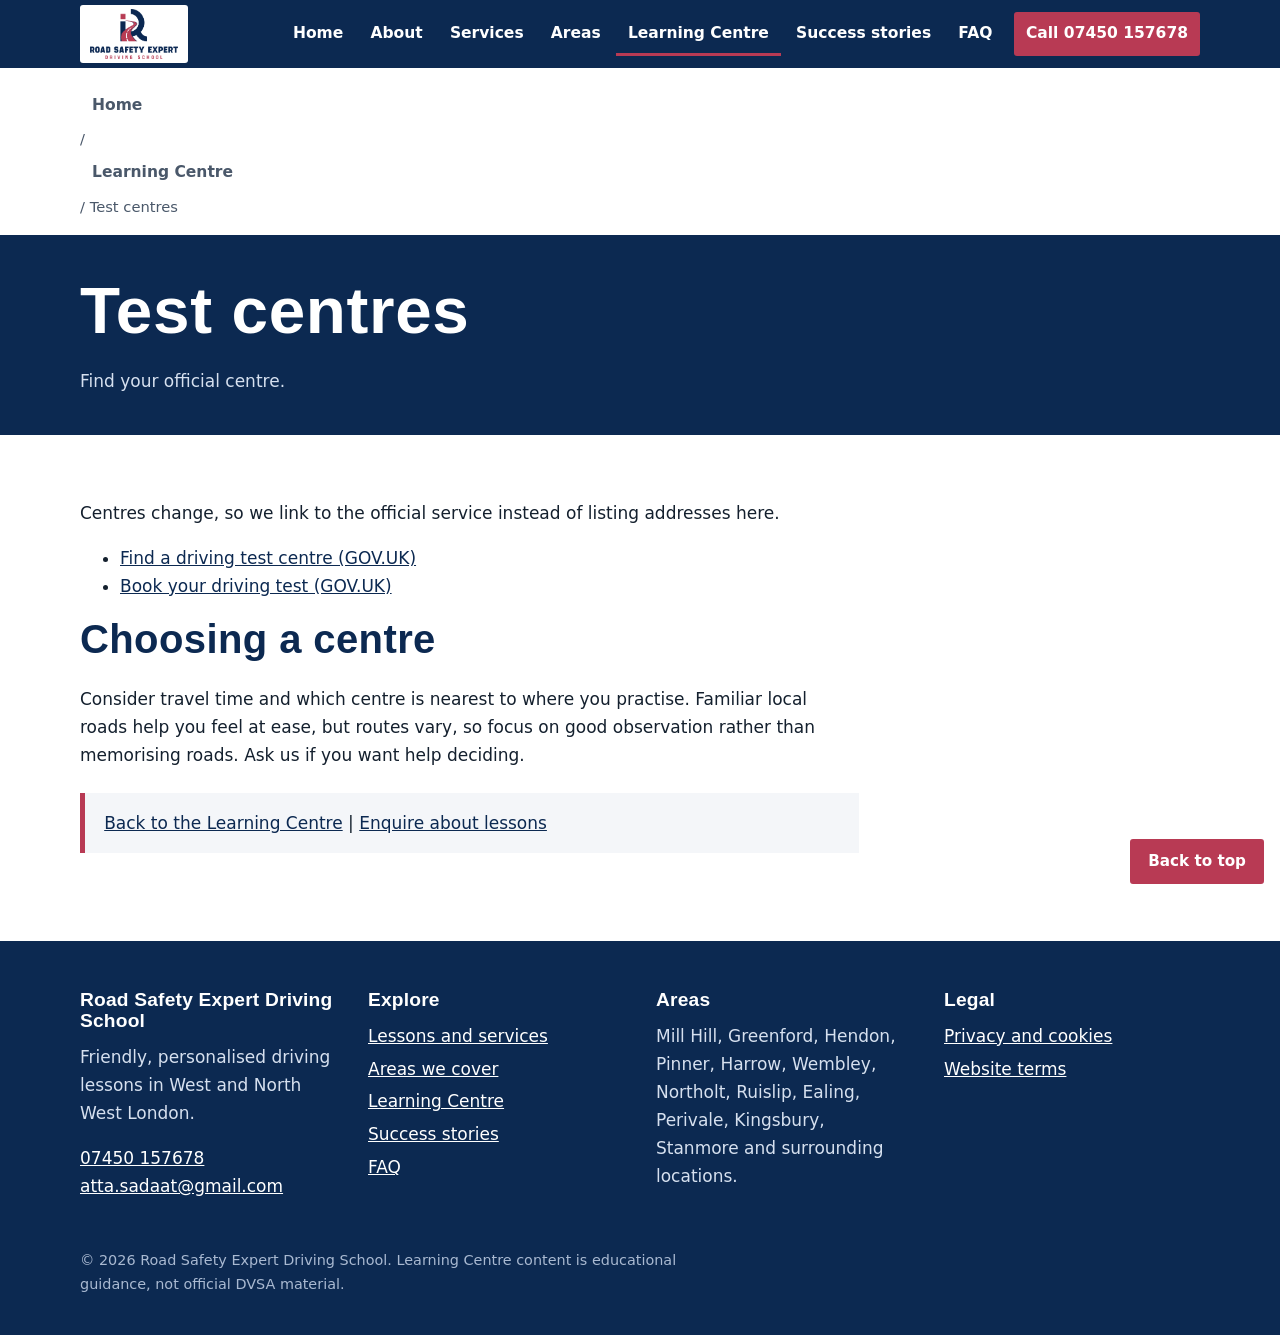
<file: learning-centre/test-centres/index.html>
<!doctype html><html lang="en-GB"><head><meta charset="utf-8"><meta name="viewport" content="width=device-width,initial-scale=1">
<title>Find a Driving Test Centre | Road Safety Expert</title><meta name="description" content="How to find your official theory or practical driving test centre."><link rel="canonical" href="https://www.roadsafetyexpertdrivingschool.co.uk/learning-centre/test-centres/">
<meta property="og:title" content="Find a Driving Test Centre | Road Safety Expert"><meta property="og:description" content="How to find your official theory or practical driving test centre."><meta property="og:type" content="website"><meta property="og:url" content="https://www.roadsafetyexpertdrivingschool.co.uk/learning-centre/test-centres/"><meta property="og:image" content="https://www.roadsafetyexpertdrivingschool.co.uk/assets/images/logo.png">
<meta name="theme-color" content="#0c2951"><link rel="icon" href="../../assets/images/logo.png"><link rel="stylesheet" href="../../css/style.css">
<script type="application/ld+json">{"@context": "https://schema.org", "@type": "LocalBusiness", "name": "Road Safety Expert Driving School", "url": "https://www.roadsafetyexpertdrivingschool.co.uk", "telephone": "+447450157678", "email": "atta.sadaat@gmail.com", "areaServed": ["Mill Hill", "Greenford", "Hendon", "Pinner", "Harrow", "Wembley", "Northolt", "Ruislip", "Ealing", "Perivale", "Kingsbury", "Stanmore"], "founder": {"@type": "Person", "name": "Atta Ur Rahman"}}</script></head><body>
<a class="skip" href="#main">Skip to content</a>
<header class="site"><div class="wrap"><a class="logo" href="../../"><img src="../../assets/images/logo.png" alt="Road Safety Expert Driving School home" width="88" height="50"></a>
<button class="menu-btn" aria-expanded="false" aria-controls="nav-list">Menu</button><nav aria-label="Main"><ul id="nav-list"><li><a href="../../">Home</a></li><li><a href="../../about/">About</a></li><li><a href="../../services/">Services</a></li><li><a href="../../areas/">Areas</a></li><li><a href="../../learning-centre/" aria-current="page">Learning Centre</a></li><li><a href="../../success-stories/">Success stories</a></li><li><a href="../../faq/">FAQ</a></li><li><a class="call" href="tel:+447450157678">Call 07450 157678</a></li></ul></nav></div></header>
<nav class="crumbs wrap" aria-label="Breadcrumb"><a href="../../">Home</a> / <a href="../../learning-centre/">Learning Centre</a> / <span aria-current="page">Test centres</span></nav><main id="main"><div class="pagehead"><div class="wrap"><h1>Test centres</h1><p>Find your official centre.</p></div></div><section class="s"><div class="wrap"><p>Centres change, so we link to the official service instead of listing addresses here.</p>
<ul><li><a href="https://www.gov.uk/find-driving-test-centre">Find a driving test centre (GOV.UK)</a></li><li><a href="https://www.gov.uk/book-driving-test">Book your driving test (GOV.UK)</a></li></ul>
<h2>Choosing a centre</h2><p>Consider travel time and which centre is nearest to where you practise. Familiar local roads help you feel at ease, but routes vary, so focus on good observation rather than memorising roads. Ask us if you want help deciding.</p><div class="note"><p><a href="../../learning-centre/">Back to the Learning Centre</a> | <a href="mailto:atta.sadaat@gmail.com?subject=Driving%20lesson%20enquiry">Enquire about lessons</a></p></div></div></section></main>
<footer class="site"><div class="wrap"><div class="cols">
<div><h2>Road Safety Expert Driving School</h2><p>Friendly, personalised driving lessons in West and North West London.</p><p><a href="tel:+447450157678">07450 157678</a><br><a href="mailto:atta.sadaat@gmail.com">atta.sadaat@gmail.com</a></p></div>
<div><h2>Explore</h2><ul><li><a href="../../services/">Lessons and services</a></li><li><a href="../../areas/">Areas we cover</a></li><li><a href="../../learning-centre/">Learning Centre</a></li><li><a href="../../success-stories/">Success stories</a></li><li><a href="../../faq/">FAQ</a></li></ul></div>
<div><h2>Areas</h2><p>Mill Hill, Greenford, Hendon, Pinner, Harrow, Wembley, Northolt, Ruislip, Ealing, Perivale, Kingsbury, Stanmore and surrounding locations.</p></div>
<div><h2>Legal</h2><ul><li><a href="../../privacy/">Privacy and cookies</a></li><li><a href="../../terms/">Website terms</a></li></ul></div></div>
<p class="small">&copy; 2026 Road Safety Expert Driving School. Learning Centre content is educational guidance, not official DVSA material.</p></div></footer>
<button class="btn sm" id="top" hidden onclick="scrollTo({top:0})" style="position:fixed;right:1rem;bottom:1rem">Back to top</button>
<script src="../../js/main.js" defer></script></body></html>
</file>
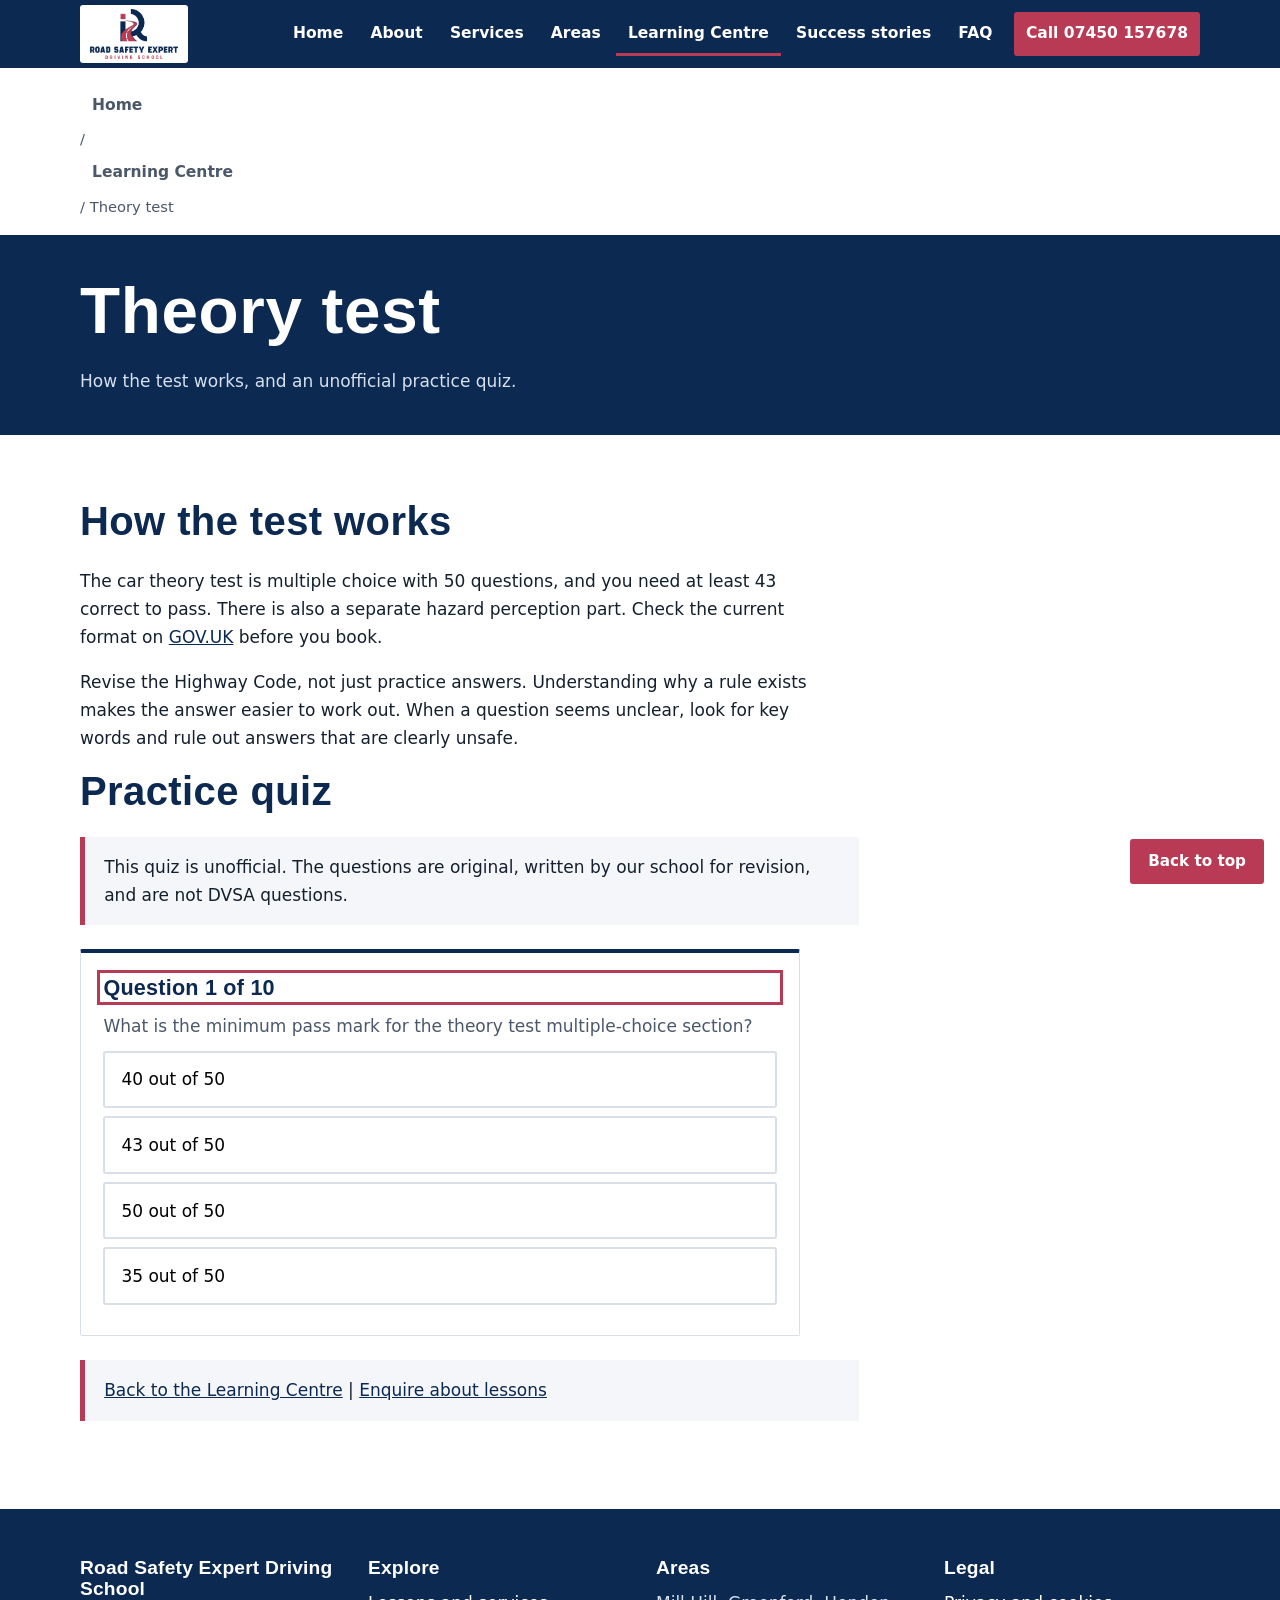
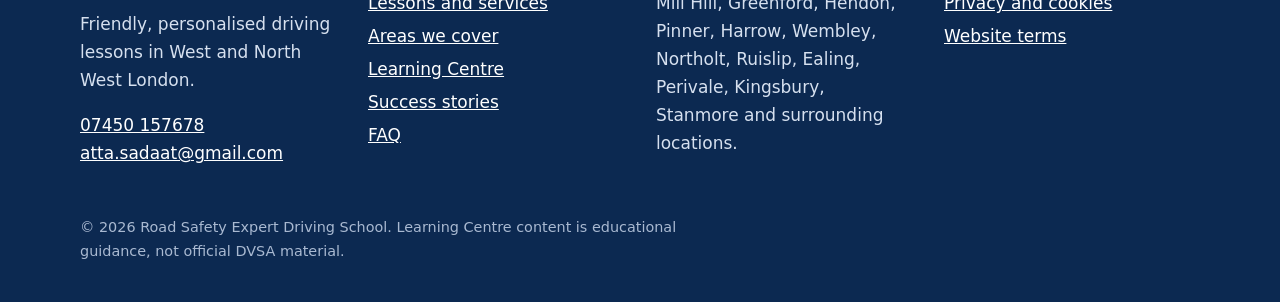
<file: learning-centre/theory-test/index.html>
<!doctype html><html lang="en-GB"><head><meta charset="utf-8"><meta name="viewport" content="width=device-width,initial-scale=1">
<title>Theory Test Guide &amp; Practice Quiz | Road Safety Expert</title><meta name="description" content="Learn how the theory test works and try an unofficial practice quiz with explanations."><link rel="canonical" href="https://www.roadsafetyexpertdrivingschool.co.uk/learning-centre/theory-test/">
<meta property="og:title" content="Theory Test Guide &amp; Practice Quiz | Road Safety Expert"><meta property="og:description" content="Learn how the theory test works and try an unofficial practice quiz with explanations."><meta property="og:type" content="website"><meta property="og:url" content="https://www.roadsafetyexpertdrivingschool.co.uk/learning-centre/theory-test/"><meta property="og:image" content="https://www.roadsafetyexpertdrivingschool.co.uk/assets/images/logo.png">
<meta name="theme-color" content="#0c2951"><link rel="icon" href="../../assets/images/logo.png"><link rel="stylesheet" href="../../css/style.css">
<script type="application/ld+json">{"@context": "https://schema.org", "@type": "LocalBusiness", "name": "Road Safety Expert Driving School", "url": "https://www.roadsafetyexpertdrivingschool.co.uk", "telephone": "+447450157678", "email": "atta.sadaat@gmail.com", "areaServed": ["Mill Hill", "Greenford", "Hendon", "Pinner", "Harrow", "Wembley", "Northolt", "Ruislip", "Ealing", "Perivale", "Kingsbury", "Stanmore"], "founder": {"@type": "Person", "name": "Atta Ur Rahman"}}</script></head><body>
<a class="skip" href="#main">Skip to content</a>
<header class="site"><div class="wrap"><a class="logo" href="../../"><img src="../../assets/images/logo.png" alt="Road Safety Expert Driving School home" width="88" height="50"></a>
<button class="menu-btn" aria-expanded="false" aria-controls="nav-list">Menu</button><nav aria-label="Main"><ul id="nav-list"><li><a href="../../">Home</a></li><li><a href="../../about/">About</a></li><li><a href="../../services/">Services</a></li><li><a href="../../areas/">Areas</a></li><li><a href="../../learning-centre/" aria-current="page">Learning Centre</a></li><li><a href="../../success-stories/">Success stories</a></li><li><a href="../../faq/">FAQ</a></li><li><a class="call" href="tel:+447450157678">Call 07450 157678</a></li></ul></nav></div></header>
<nav class="crumbs wrap" aria-label="Breadcrumb"><a href="../../">Home</a> / <a href="../../learning-centre/">Learning Centre</a> / <span aria-current="page">Theory test</span></nav><main id="main"><div class="pagehead"><div class="wrap"><h1>Theory test</h1><p>How the test works, and an unofficial practice quiz.</p></div></div><section class="s"><div class="wrap"><h2>How the test works</h2>
<p>The car theory test is multiple choice with 50 questions, and you need at least 43 correct to pass. There is also a separate hazard perception part. Check the current format on <a href="https://www.gov.uk/theory-test">GOV.UK</a> before you book.</p>
<p>Revise the Highway Code, not just practice answers. Understanding why a rule exists makes the answer easier to work out. When a question seems unclear, look for key words and rule out answers that are clearly unsafe.</p>
<h2 id="quiz">Practice quiz</h2><div class="note"><p>This quiz is unofficial. The questions are original, written by our school for revision, and are not DVSA questions.</p></div>
<div class="quiz card" id="quiz"><div id="quiz-box" aria-live="off"><noscript>The quiz needs JavaScript.</noscript></div></div><div class="note"><p><a href="../../learning-centre/">Back to the Learning Centre</a> | <a href="mailto:atta.sadaat@gmail.com?subject=Driving%20lesson%20enquiry">Enquire about lessons</a></p></div></div></section></main>
<footer class="site"><div class="wrap"><div class="cols">
<div><h2>Road Safety Expert Driving School</h2><p>Friendly, personalised driving lessons in West and North West London.</p><p><a href="tel:+447450157678">07450 157678</a><br><a href="mailto:atta.sadaat@gmail.com">atta.sadaat@gmail.com</a></p></div>
<div><h2>Explore</h2><ul><li><a href="../../services/">Lessons and services</a></li><li><a href="../../areas/">Areas we cover</a></li><li><a href="../../learning-centre/">Learning Centre</a></li><li><a href="../../success-stories/">Success stories</a></li><li><a href="../../faq/">FAQ</a></li></ul></div>
<div><h2>Areas</h2><p>Mill Hill, Greenford, Hendon, Pinner, Harrow, Wembley, Northolt, Ruislip, Ealing, Perivale, Kingsbury, Stanmore and surrounding locations.</p></div>
<div><h2>Legal</h2><ul><li><a href="../../privacy/">Privacy and cookies</a></li><li><a href="../../terms/">Website terms</a></li></ul></div></div>
<p class="small">&copy; 2026 Road Safety Expert Driving School. Learning Centre content is educational guidance, not official DVSA material.</p></div></footer>
<button class="btn sm" id="top" hidden onclick="scrollTo({top:0})" style="position:fixed;right:1rem;bottom:1rem">Back to top</button>
<script src="../../js/main.js" defer></script><script>window.QUIZ=[{"q": "What is the minimum legal tyre tread depth for a car?", "o": ["1.6mm across the central three-quarters of the tyre", "1.0mm across the whole width", "3mm in winter", "There is no legal minimum"], "e": "The legal minimum is 1.6mm across the central three-quarters of the tyre and around the whole circumference."}, {"q": "What is the national speed limit for a car on a single carriageway road, unless signs show otherwise?", "o": ["60 mph", "50 mph", "70 mph", "40 mph"], "e": "60 mph applies on single carriageways, 70 mph on dual carriageways and motorways, unless signs say otherwise."}, {"q": "In good conditions, a car doing 30 mph has a typical overall stopping distance of about:", "o": ["23 metres", "12 metres", "40 metres", "6 metres"], "e": "The Highway Code gives 23 metres: 9 for thinking distance and 14 for braking."}, {"q": "On a wet road, stopping distances should be expected to be:", "o": ["At least double", "About the same", "A little shorter", "Halved"], "e": "Tyres have less grip on wet roads, so you need at least double the gap."}, {"q": "When should you use rear fog lights?", "o": ["When visibility is seriously reduced", "Whenever it is raining", "At night on any road", "When towing"], "e": "Use them only when visibility is seriously reduced, and turn them off when it improves."}, {"q": "Learner car drivers may use a motorway:", "o": ["Only with an approved instructor in a dual-control car", "Never", "With any adult in the car", "Only during daylight"], "e": "Learners can use motorways only with an approved driving instructor in a car with dual controls."}, {"q": "What is the minimum pass mark for the theory test multiple-choice section?", "o": ["43 out of 50", "35 out of 50", "50 out of 50", "40 out of 50"], "e": "You need at least 43 out of 50 correct to pass."}, {"q": "You are approaching a zebra crossing and a pedestrian has stepped onto it. You should:", "o": ["Slow down and stop to let them cross", "Sound your horn", "Speed up to pass", "Flash your lights and continue"], "e": "Give way to anyone who has stepped onto a zebra crossing."}, {"q": "Which is the safest following gap in good conditions?", "o": ["At least a two-second gap", "A one-second gap", "Half a second", "As close as the car allows"], "e": "Stay back at least two seconds, and more in poor weather."}, {"q": "Holding a mobile phone while driving is:", "o": ["Illegal, even when stopped at traffic lights", "Allowed at traffic lights", "Allowed for short calls", "Allowed if you use only one hand"], "e": "Using a hand-held phone while driving is illegal, including when queuing or stopped at lights."}].map(x=>({q:x.q,o:x.o,e:x.e}));</script></body></html>
</file>
<file: css/style.css>
:root{--navy:#0c2951;--red:#b83a54;--red-d:#9a2d45;--ink:#14202e;--mute:#4a586a;--bg:#f4f6f9;--line:#d9dfe7;--white:#fff;--h:"Bahnschrift","Arial Narrow","Roboto Condensed","Helvetica Neue",Arial,sans-serif;--b:system-ui,-apple-system,"Segoe UI",Roboto,Arial,sans-serif;--w:1120px}
*{box-sizing:border-box}html{scroll-behavior:smooth}
body{margin:0;font:1.0625rem/1.65 var(--b);color:var(--ink);background:#fff}
img{max-width:100%;height:auto;display:block}
a{color:var(--navy)}a:hover{color:var(--red-d)}
:focus-visible{outline:3px solid var(--red);outline-offset:3px}
.skip{position:absolute;left:-999px;background:#fff;padding:.6rem 1rem;z-index:99}.skip:focus{left:8px;top:8px}
.wrap{width:min(var(--w),100% - 2.5rem);margin-inline:auto}
h1,h2,h3{font-family:var(--h);color:var(--navy);line-height:1.1;margin:0 0 .6em;letter-spacing:.01em}
h1{font-size:clamp(2.4rem,6vw,4.1rem)}h2{font-size:clamp(1.8rem,3.6vw,2.5rem)}h3{font-size:1.35rem}
p{margin:0 0 1em;max-width:68ch}
.lead{font-size:1.2rem;color:var(--mute)}
header.site{background:var(--navy);position:sticky;top:0;z-index:50}
header.site .wrap{display:flex;align-items:center;gap:1rem;min-height:68px;justify-content:space-between}
header.site .logo{background:#fff;padding:4px 10px;border-radius:3px;display:block}header.site .logo img{height:50px;width:auto}
nav ul{list-style:none;margin:0;padding:0;display:flex;gap:.2rem;align-items:center}
nav a{color:#fff;text-decoration:none;padding:.55rem .75rem;display:block;font-weight:600;font-size:.97rem}
nav a:hover,nav a[aria-current]{box-shadow:inset 0 -3px var(--red);color:#fff}
nav a.call{background:var(--red);border-radius:3px;margin-left:.4rem}nav a.call:hover{background:var(--red-d);box-shadow:none}
.menu-btn{display:none;background:none;border:2px solid #fff;color:#fff;padding:.4rem .8rem;font:inherit;font-weight:700;border-radius:3px;cursor:pointer}
.btn{display:inline-block;background:var(--red);color:#fff;text-decoration:none;font-weight:700;padding:.85rem 1.5rem;border-radius:3px;border:2px solid var(--red);cursor:pointer;font:inherit;font-weight:700}
.btn:hover{background:var(--red-d);border-color:var(--red-d);color:#fff}
.btn.alt{background:transparent;color:var(--navy);border-color:var(--navy)}.btn.alt:hover{background:var(--navy);color:#fff}
.btn.sm{padding:.5rem 1rem;font-size:.95rem}
.btns{display:flex;gap:.8rem;flex-wrap:wrap;margin-top:1.4rem}
.hero{background:var(--bg);overflow:hidden}
.hero .wrap{display:grid;grid-template-columns:1.15fr .85fr;gap:3rem;align-items:center;padding-block:3.5rem}
.hero figure{margin:0;position:relative;justify-self:center;max-width:380px}
.hero figure::before{content:"";position:absolute;inset:18px -18px -18px 18px;background:var(--navy);z-index:0}
.hero figure img{position:relative;z-index:1;aspect-ratio:3/4;object-fit:cover;width:100%}
.hero figcaption{position:relative;z-index:1;background:var(--red);color:#fff;padding:.5rem .9rem;font-weight:600;font-size:.95rem}
.dash{height:4px;width:96px;margin:0 0 1.2rem;background:repeating-linear-gradient(90deg,var(--red) 0 16px,transparent 16px 26px)}
section.s{padding-block:4rem}section.s.alt{background:var(--bg)}
.grid{display:grid;gap:1.25rem;grid-template-columns:repeat(auto-fill,minmax(250px,1fr))}
.card{background:#fff;border:1px solid var(--line);border-top:4px solid var(--navy);padding:1.4rem;border-radius:2px}
.card.red{border-top-color:var(--red)}.card p{margin-bottom:.6em;color:var(--mute)}
a.card{text-decoration:none;color:inherit;display:block;transition:transform .15s}a.card:hover{transform:translateY(-3px)}
.card.soon{opacity:.75;border-top-color:var(--line)}.tag{display:inline-block;font-size:.8rem;font-weight:700;background:var(--bg);padding:.1rem .5rem;border-radius:2px;color:var(--mute)}
.areas{list-style:none;padding:0;display:flex;flex-wrap:wrap;gap:.6rem}.areas li{border:2px solid var(--navy);padding:.4rem 1rem;font-weight:700;color:var(--navy);border-radius:2px;background:#fff}
.gallery{display:grid;gap:1rem;grid-template-columns:repeat(auto-fill,minmax(230px,1fr))}
.gallery button{padding:0;border:0;background:none;cursor:zoom-in;position:relative}
.gallery img{aspect-ratio:3/4;object-fit:cover;width:100%;transition:filter .2s}.gallery button:hover img{filter:brightness(.92)}
.home-gal{grid-template-columns:repeat(3,1fr)}
dialog.lb{border:0;padding:0;background:#000;max-width:min(94vw,640px);max-height:94vh;color:#fff}
dialog.lb::backdrop{background:rgba(5,15,35,.88)}dialog.lb img{max-height:80vh;margin:auto}
.lb-bar{display:flex;justify-content:space-between;padding:.5rem;gap:.5rem}.lb-bar button{background:#fff;color:var(--navy);border:0;padding:.5rem 1rem;font-weight:700;cursor:pointer;border-radius:2px}
details{border-bottom:1px solid var(--line)}summary{cursor:pointer;font-weight:700;padding:1rem .2rem;color:var(--navy);list-style:none;display:flex;justify-content:space-between;gap:1rem}
summary::-webkit-details-marker{display:none}summary::after{content:"+";font-size:1.4rem;line-height:1;color:var(--red)}details[open] summary::after{content:"\2212"}
details>div{padding:0 .2rem 1.2rem}
.crumbs{font-size:.92rem;padding:1rem 0;color:var(--mute)}.crumbs a{color:var(--mute)}
.pagehead{background:var(--navy);color:#fff;padding:2.5rem 0}.pagehead h1{color:#fff;margin-bottom:.3em}.pagehead p{color:#d6e0ef;margin:0}
.search{display:flex;gap:.5rem;max-width:560px;margin-top:1.2rem}.search input,.filter input{flex:1;padding:.8rem 1rem;font:inherit;border:2px solid var(--line);border-radius:3px}
#results{list-style:none;padding:0;max-width:720px}#results li{padding:.6rem 0;border-bottom:1px solid var(--line)}
.note{border-left:5px solid var(--red);background:var(--bg);padding:1rem 1.2rem;margin:1.5rem 0;max-width:72ch}.note p:last-child{margin:0}
.qa .q{font-weight:700}.qa .off{background:var(--bg);padding:.8rem 1rem;border-left:4px solid var(--navy);margin:.6rem 0}
.fc{background:var(--navy);color:#fff;padding:2rem;border-radius:3px;max-width:720px}.fc h3{color:#fff;font-size:1.6rem}.fc .a{background:#fff;color:var(--ink);padding:1rem;margin:1rem 0;border-radius:2px}
.fc .btn.alt{color:#fff;border-color:#fff}.fc .btn.alt:hover{background:#fff;color:var(--navy)}.fc p{max-width:none}
.opt{display:block;width:100%;text-align:left;padding:.8rem 1rem;margin:.5rem 0;border:2px solid var(--line);background:#fff;font:inherit;cursor:pointer;border-radius:3px}
.opt:hover:not(:disabled){border-color:var(--navy)}.opt.good{border-color:#1b7a3d;background:#e8f6ed}.opt.bad{border-color:#b3261e;background:#fdeceb}
.quiz{max-width:720px}.fb{margin:1rem 0;padding:1rem;background:var(--bg);border-left:4px solid var(--navy)}
dl dt{font-weight:700;color:var(--navy);margin-top:1rem}dl dd{margin:.1rem 0 0}
footer.site{background:var(--navy);color:#d6e0ef;padding:3rem 0 1.5rem;margin-top:0}
footer.site a{color:#fff}footer.site h2{color:#fff;font-size:1.2rem}footer.site .cols{display:grid;gap:2rem;grid-template-columns:repeat(auto-fit,minmax(200px,1fr))}
footer.site ul{list-style:none;padding:0;margin:0}footer.site li{margin:.3rem 0}
.small{font-size:.9rem;color:#a9b9d1;margin-top:2rem}
.cta{background:var(--red);color:#fff;padding:3.5rem 0}.cta h2{color:#fff}.cta .btn{background:#fff;color:var(--red-d);border-color:#fff}.cta .btn.alt{background:transparent;color:#fff}
.toc{background:var(--bg);padding:1rem 1.4rem;max-width:420px}.toc ul{margin:.3rem 0 0;padding-left:1.1rem}
.person{display:flex;gap:1rem}.avatar{flex:none;width:72px;height:72px;background:var(--navy);color:#fff;font:700 1.6rem var(--h);display:grid;place-items:center;border-radius:2px}
@media(max-width:860px){.hero .wrap{grid-template-columns:1fr;gap:2rem}.menu-btn{display:block}
nav ul{display:none;position:absolute;left:0;right:0;top:68px;background:var(--navy);flex-direction:column;align-items:stretch;padding:.5rem 1.25rem 1rem}nav ul.open{display:flex}nav a.call{margin:.4rem 0 0;text-align:center}
.home-gal{grid-template-columns:repeat(2,1fr)}header.site .wrap{position:relative}}
@media(prefers-reduced-motion:reduce){*{transition:none!important;scroll-behavior:auto!important}}
</file>
